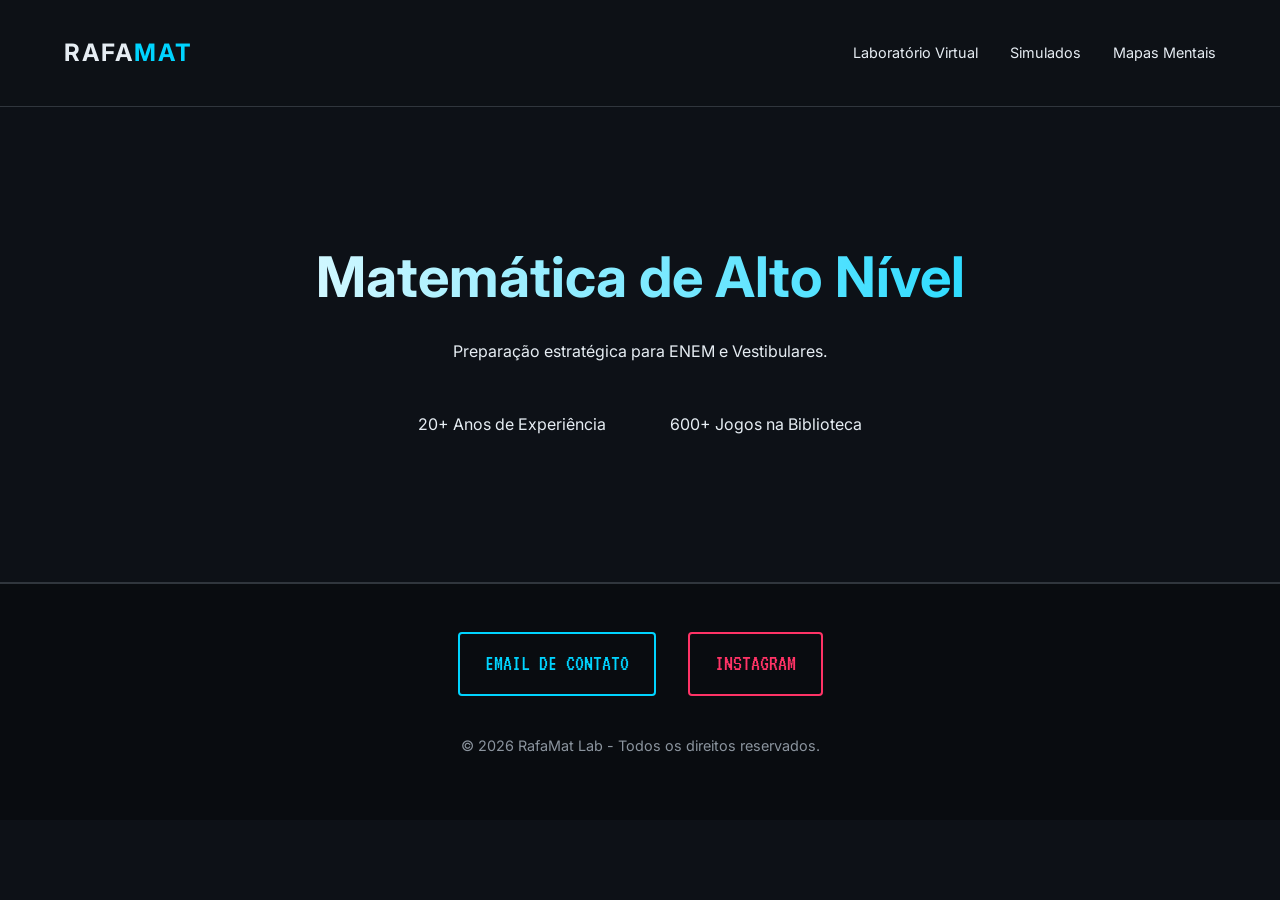
<file: index.html>
<!DOCTYPE html>
<html lang="pt-br">
<head>
<script async src="https://www.googletagmanager.com/gtag/js?id=G-4L0XG1G4GK"></script>
<script>
  window.dataLayer = window.dataLayer || [];
  function gtag(){dataLayer.push(arguments);}
  gtag('js', new Date());

  gtag('config', 'G-4L0XG1G4GK');
</script>

    <meta charset="UTF-8">
    <meta name="viewport" content="width=device-width, initial-scale=1.0">
    <title>Professor RafaMat | Matemática & Vestibulares</title>
    <link rel="stylesheet" href="style.css">
    <link href="https://fonts.googleapis.com/css2?family=Inter:wght@400;700&family=VT323&display=swap" rel="stylesheet">
    <style>
        /* Estilos para os novos botões de contato no rodapé */
        footer {
            margin-top: 4rem;
            padding: 3rem 5%;
            border-top: 2px solid #30363d;
            background: rgba(0, 0, 0, 0.3);
            display: flex;
            flex-direction: column;
            align-items: center;
            gap: 1.5rem;
        }

        .social-links {
            display: flex;
            gap: 2rem;
            flex-wrap: wrap;
            justify-content: center;
        }

        .btn-contato {
            font-family: 'VT323', monospace;
            text-decoration: none;
            padding: 12px 25px;
            font-size: 1.4rem;
            border: 2px solid;
            border-radius: 4px;
            transition: 0.3s;
            text-transform: uppercase;
        }

        .btn-email {
            color: var(--accent-color);
            border-color: var(--accent-color);
        }

        .btn-email:hover {
            background: var(--accent-color);
            color: #000;
            box-shadow: 0 0 15px rgba(0, 255, 204, 0.4);
        }

        .btn-insta {
            color: #ff3366; /* Tom para combinar com o estilo 'danger' do site */
            border-color: #ff3366;
        }

        .btn-insta:hover {
            background: #ff3366;
            color: #fff;
            box-shadow: 0 0 15px rgba(255, 51, 102, 0.4);
        }

        .footer-text {
            color: #8b949e;
            font-size: 0.9rem;
            font-family: 'Inter', sans-serif;
        }
    </style>
</head>
<body>

    <header>
        <nav>
            <div class="logo">RAFA<span>MAT</span></div>
            <ul>
                <li><a href="laboratorio.html">Laboratório Virtual</a></li>
                <li><a href="fase_em_construcao.png">Simulados</a></li>
                <li><a href="fase_em_construcao.png">Mapas Mentais</a></li>
            </ul>
        </nav>
    </header>

    <main>
        <section class="hero">
            <h1>Matemática de Alto Nível</h1>
            <p>Preparação estratégica para ENEM e Vestibulares.</p>
            <div class="stats">
                <div class="stat-item">
                    <span class="number">20+</span>
                    <span class="label">Anos de Experiência</span>
                </div>
                <div class="stat-item">
                    <span class="number">600+</span>
                    <span class="label">Jogos na Biblioteca</span>
                </div>
            </div>
        </section>
    </main>

    <footer>
        <div class="social-links">
            <a href="mailto:resolviseusproblemas@gmail.com" class="btn-contato btn-email">
                Email de Contato
            </a>
            <a href="https://www.instagram.com/prof.rafamat/" target="_blank" class="btn-contato btn-insta">
                Instagram
            </a>
        </div>
        <p class="footer-text">© 2026 RafaMat Lab - Todos os direitos reservados.</p>
    </footer>

</body>
</html>
</file>
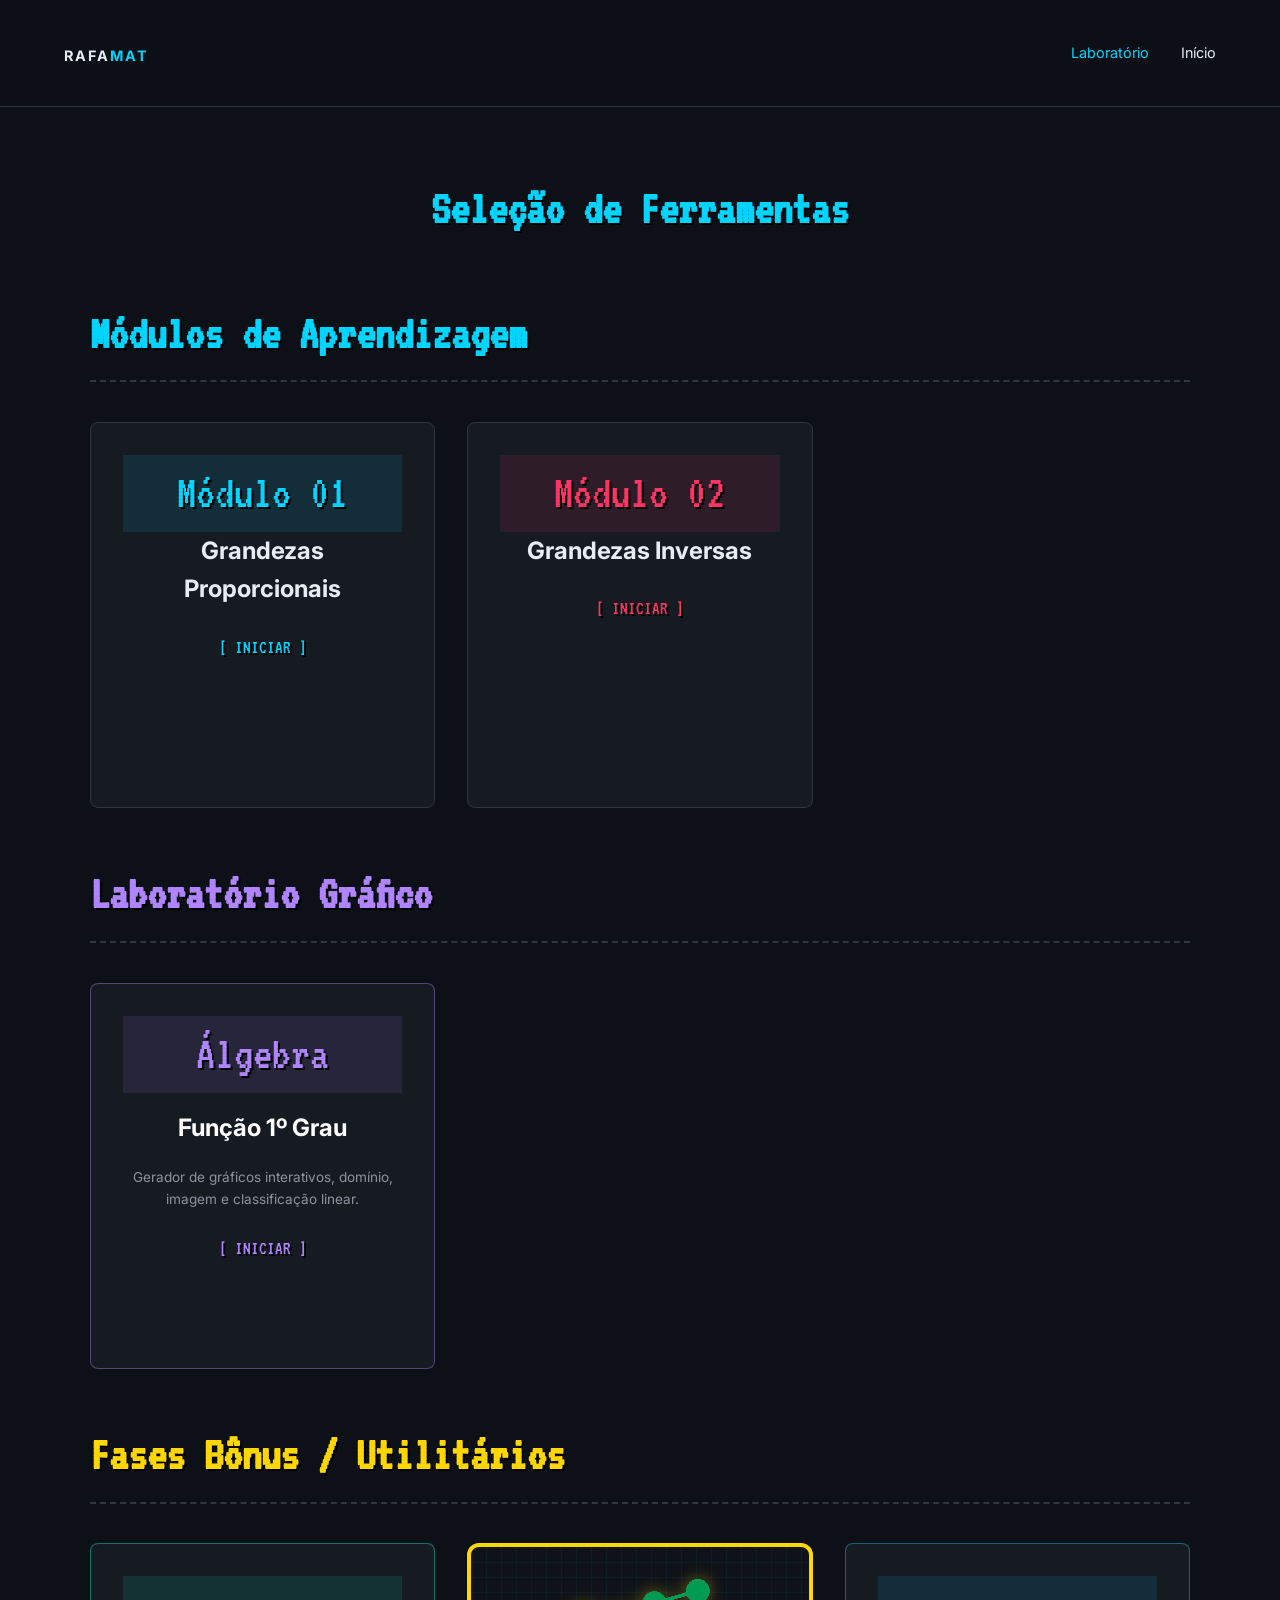
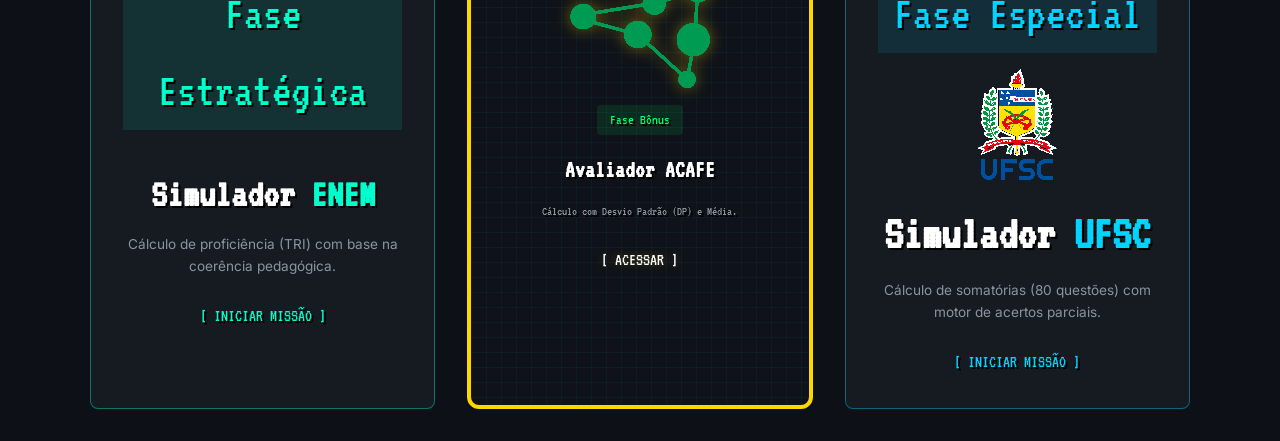
<file: laboratorio.html>
<!DOCTYPE html>
<html lang="pt-br">
<head>
<script async src="https://www.googletagmanager.com/gtag/js?id=G-4L0XG1G4GK"></script>
<script>
  window.dataLayer = window.dataLayer || [];
  function gtag(){dataLayer.push(arguments);}
  gtag('js', new Date());

  gtag('config', 'G-4L0XG1G4GK');
</script>

    <meta charset="UTF-8">
    <meta name="viewport" content="width=device-width, initial-scale=1.0">
    <title>Laboratório Virtual | RafaMat</title>
    <link rel="stylesheet" href="style.css">
    <link href="https://fonts.googleapis.com/css2?family=Inter:wght@400;700&family=VT323&display=swap" rel="stylesheet">
    <style>
        .painel-fases {
            display: grid;
            /* A MÁGICA ESTÁ AQUI: auto-fill impede que o botão solitário estique */
            grid-template-columns: repeat(auto-fill, minmax(300px, 1fr)); 
            gap: 2rem;
            margin-top: 1.5rem;
        }

        .cartao-simulador {
            background: var(--card-bg); border: 1px solid #30363d; border-radius: 8px;
            padding: 2rem; text-align: center; transition: 0.3s; text-decoration: none;
            color: var(--text-main); display: block;
            position: relative; overflow: hidden;
            min-height: 320px; 
        }

        .cartao-simulador:hover {
            border-color: var(--accent-color); 
            box-shadow: 0 0 20px rgba(0, 212, 255, 0.2);
            transform: translateY(-5px);
        }

        .titulo-secao { border-bottom: 2px dashed #30363d; padding-bottom: 0.5rem; margin-top: 3rem; }

        /* --- ESTILOS ACAFE --- */
        
        .cartao-acafe-autentico {
            background: #0f1218; 
            border: 4px solid #ffd700; 
            border-radius: 12px;
        }

        .radar-grid {
            position: absolute; top: 0; left: 0; width: 100%; height: 100%;
            pointer-events: none;
            background-image: 
                linear-gradient(rgba(0, 212, 255, 0.05) 1px, transparent 1px),
                linear-gradient(90deg, rgba(0, 212, 255, 0.05) 1px, transparent 1px);
            background-size: 15px 15px; z-index: 1;
        }

        .pixel-logo-authentic {
            width: 140px; 
            height: auto;
            display: block; margin: 0 auto 1rem auto;
            image-rendering: pixelated; 
            filter: drop-shadow(0 0 8px rgba(255, 215, 0, 0.4));
            position: relative; z-index: 2;
        }

        .badge-bonus-green {
            background: rgba(0, 255, 102, 0.1); color: #00ff66;
            padding: 0.2rem 0.8rem; border-radius: 4px; font-size: 0.9rem;
            margin-bottom: 1rem; display: inline-block; position: relative; z-index: 2;
        }

        .title-white {
            color: #ffffff; margin: 0 0 0.5rem 0; font-size: 1.5rem; 
            position: relative; z-index: 2;
        }

        .description-grey {
            color: #8b949e; font-size: 0.8rem; margin-bottom: 1.5rem;
            position: relative; z-index: 2;
        }

        .action-text {
            color: #ffffff; font-size: 1.1rem; margin-top: 1rem;
            text-shadow: 0 0 10px rgba(255, 215, 0, 0.3);
            position: relative; z-index: 2;
        }
    </style>
</head>
<body>
    <header>
        <nav>
            <div class="logo"><a href="index.html" style="text-decoration:none; color:inherit;">RAFA<span>MAT</span></a></div>
            <ul>
                <li><a href="laboratorio.html" style="color: var(--accent-color);">Laboratório</a></li>
                <li><a href="index.html">Início</a></li>
            </ul>
        </nav>
    </header>

    <main style="max-width: 1100px; margin: 0 auto; padding: 2rem 5%;">
        <h1 class="pixel-font" style="text-align:center; font-size: 3rem; margin-bottom: 1rem;">Seleção de Ferramentas</h1>
        
        <h2 class="pixel-font titulo-secao" style="color: var(--accent-color);">Módulos de Aprendizagem</h2>
        <div class="painel-fases">
            <a href="simulador-01.html" class="cartao-simulador">
                <div class="pixel-font badge" style="color: #00d4ff; background: rgba(0, 212, 255, 0.1);">Módulo 01</div>
                <h2 style="margin-top: 0;">Grandezas Proporcionais</h2>
                <div class="pixel-font" style="color: #00d4ff; margin-top: 1.5rem; font-size: 1.2rem;">[ INICIAR ]</div>
            </a>
            <a href="simulador-02.html" class="cartao-simulador">
                <div class="pixel-font badge" style="color: #ff3366; background: rgba(255, 51, 102, 0.1);">Módulo 02</div>
                <h2 style="margin-top: 0;">Grandezas Inversas</h2>
                <div class="pixel-font" style="color: #ff3366; margin-top: 1.5rem; font-size: 1.2rem;">[ INICIAR ]</div>
            </a>
        </div>

        <h2 class="pixel-font titulo-secao" style="color: #b184ff;">Laboratório Gráfico</h2>
        <div class="painel-fases">
            <a href="simulador-funcao1.html" class="cartao-simulador" style="border-color: rgba(177, 132, 255, 0.4);">
                <div class="pixel-font badge" style="color: #b184ff; background: rgba(177, 132, 255, 0.1);">Álgebra</div>
                <h2 style="margin-top: 1rem; color: #fff;">Função 1º Grau</h2>
                <p style="color: #8b949e; font-size: 0.85rem; margin-top: 0.5rem;">Gerador de gráficos interativos, domínio, imagem e classificação linear.</p>
                <div class="pixel-font" style="color: #b184ff; margin-top: 1.5rem; font-size: 1.2rem;">[ INICIAR ]</div>
            </a>
        </div>

        <h2 class="pixel-font titulo-secao" style="color: #ffd700;">Fases Bônus / Utilitários</h2>
        <div class="painel-fases">
            
            <a href="simulador-enem.html" class="cartao-simulador" style="border-color: rgba(0, 255, 204, 0.4); text-align: center;">
                <div class="pixel-font badge" style="color: #00ffcc; background: rgba(0, 255, 204, 0.1);">Fase Estratégica</div>
                <h2 class="pixel-font" style="margin: 2rem 0 0 0; color: #fff; font-size: 2.5rem;">Simulador <span style="color: #00ffcc;">ENEM</span></h2>
                <p style="color: #8b949e; font-size: 0.85rem; margin-top: 0.5rem;">Cálculo de proficiência (TRI) com base na coerência pedagógica.</p>
                <div class="pixel-font" style="color: #00ffcc; margin-top: 1.5rem; font-size: 1.1rem;">[ INICIAR MISSÃO ]</div>
            </a>

            <a href="simulador-03.html" class="cartao-simulador cartao-acafe-autentico">
                <div class="radar-grid"></div>
                <img src="logo_acafe_16bit.png" alt="Logo ACAFE" class="pixel-logo-authentic">
                <div class="pixel-font badge-bonus-green">Fase Bônus</div>
                <h2 class="pixel-font title-white">Avaliador ACAFE</h2>
                <p class="pixel-font description-grey">Cálculo com Desvio Padrão (DP) e Média.</p>
                <div class="pixel-font action-text">[ ACESSAR ]</div>
            </a>
            
            <a href="simulador-ufsc.html" class="cartao-simulador" style="border-color: rgba(0, 212, 255, 0.4); text-align: center;">
                <div class="pixel-font badge" style="color: #00d4ff; background: rgba(0, 212, 255, 0.1);">Fase Especial</div>
                <img src="logo_ufsc_16bit.png" alt="UFSC" style="width: 80px; height: auto; margin: 1rem auto; display: block; image-rendering: pixelated;">
                <h2 class="pixel-font" style="margin: 0; color: #fff;">Simulador <span style="color: #00d4ff;">UFSC</span></h2>
                <p style="color: #8b949e; font-size: 0.85rem; margin-top: 0.5rem;">Cálculo de somatórias (80 questões) com motor de acertos parciais.</p>
                <div class="pixel-font" style="color: #00d4ff; margin-top: 1.5rem; font-size: 1.1rem;">[ INICIAR MISSÃO ]</div>
            </a>

        </div>
    </main>
</body>
</html>
</file>
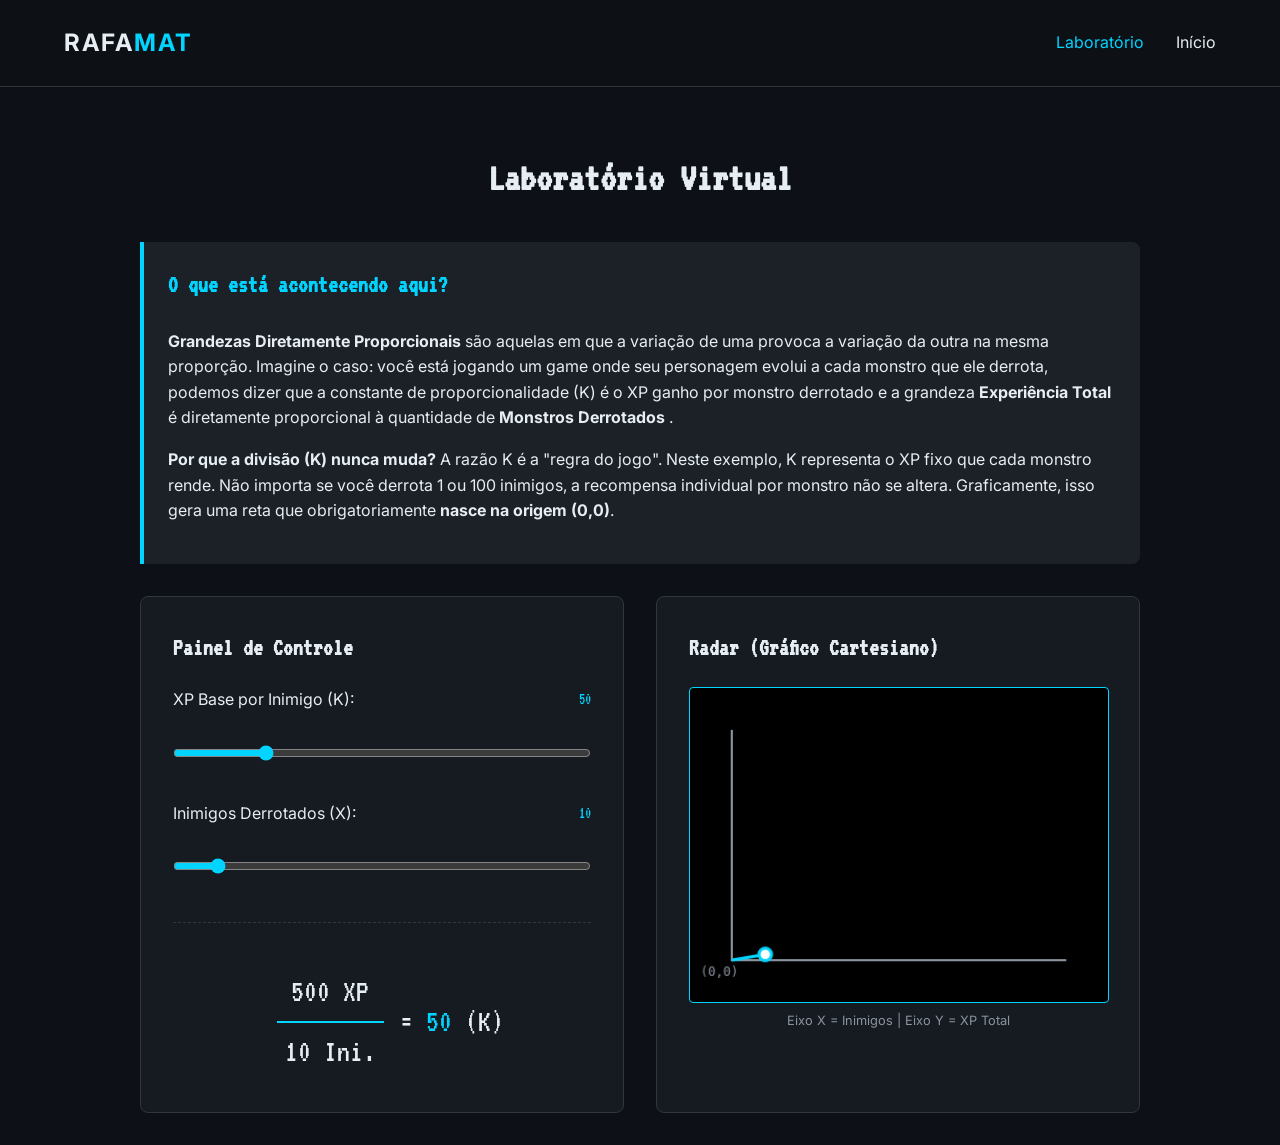
<file: simulador-01.html>
<!DOCTYPE html>
<html lang="pt-br">
<head>
<!-- Google tag (gtag.js) -->
<script async src="https://www.googletagmanager.com/gtag/js?id=G-4L0XG1G4GK"></script>
<script>
  window.dataLayer = window.dataLayer || [];
  function gtag(){dataLayer.push(arguments);}
  gtag('js', new Date());

  gtag('config', 'G-4L0XG1G4GK');
</script>

    <meta charset="UTF-8">
    <meta name="viewport" content="width=device-width, initial-scale=1.0">
    <title>Laboratório Virtual | RafaMat</title>
    <link href="https://fonts.googleapis.com/css2?family=Inter:wght@400;700&family=VT323&display=swap" rel="stylesheet">
    <style>
        /* Variáveis Visuais */
        :root {
            --bg-color: #0d1117;
            --accent-color: #00d4ff;
            --text-main: #e6edf3;
            --text-secondary: #8b949e;
            --card-bg: #161b22;
        }

        body {
            background-color: var(--bg-color);
            color: var(--text-main);
            font-family: 'Inter', sans-serif;
            margin: 0;
            line-height: 1.6;
        }

        .pixel-font { font-family: 'VT323', monospace; }

        /* Navegação */
        header { padding: 1.5rem 5%; background: rgba(13, 17, 23, 0.95); border-bottom: 1px solid #30363d; }
        nav { display: flex; justify-content: space-between; align-items: center; }
        .logo { font-weight: bold; font-size: 1.5rem; letter-spacing: 2px; }
        .logo span { color: var(--accent-color); }
        nav ul { list-style: none; display: flex; gap: 2rem; padding: 0; margin: 0; }
        nav a { color: var(--text-main); text-decoration: none; transition: 0.3s; }
        nav a:hover { color: var(--accent-color); }

        /* Estrutura Principal */
        .container { max-width: 1000px; margin: 0 auto; padding: 2rem; }
        
        /* Caixa de Teoria */
        .teoria-box {
            background: #1c2128;
            border-left: 4px solid var(--accent-color);
            padding: 1.5rem;
            margin-bottom: 2rem;
            border-radius: 0 8px 8px 0;
        }
        .teoria-box h3 { margin-top: 0; color: var(--accent-color); }

        /* Grid do Simulador (Lado a lado em telas grandes) */
        .painel-interativo {
            display: grid;
            grid-template-columns: 1fr 1fr;
            gap: 2rem;
        }

        @media (max-width: 768px) {
            .painel-interativo { grid-template-columns: 1fr; }
        }

        .simulador-box, .grafico-box {
            background: var(--card-bg);
            padding: 2rem;
            border-radius: 8px;
            border: 1px solid #30363d;
        }

        input[type=range] { width: 100%; margin: 1rem 0; cursor: pointer; accent-color: var(--accent-color); }
        
        /* Fração */
        .math-fraction { display: inline-block; text-align: center; vertical-align: middle; margin: 0 1rem; }
        .math-fraction .numerator { border-bottom: 2px solid var(--accent-color); display: block; padding: 0.2rem 0.5rem; }
        .math-fraction .denominator { display: block; padding: 0.2rem 0.5rem; }
        .math-display { display: flex; align-items: center; justify-content: center; font-size: 2rem; margin-top: 1rem; }

        /* Gráfico Canvas */
        canvas {
            background: #000;
            border: 1px solid var(--accent-color);
            border-radius: 4px;
            width: 100%;
            height: auto;
            display: block;
            margin-top: 1rem;
        }
    </style>
</head>
<body>
    <header>
        <nav>
            <div class="logo"><a href="index.html" style="text-decoration:none; color:inherit;">RAFA<span>MAT</span></a></div>
            <ul>
                <li><a href="laboratorio.html" style="color: var(--accent-color);">Laboratório</a></li>
                <li><a href="index.html">Início</a></li>
            </ul>
        </nav>
    </header>

    <main class="container">
        <h1 class="pixel-font" style="text-align:center; font-size: 2.5rem; margin-bottom: 2rem;">Laboratório Virtual</h1>
        
        <div class="teoria-box">
            <h3 class="pixel-font" style="font-size: 1.5rem;">O que está acontecendo aqui?</h3>
            <p><strong>Grandezas Diretamente Proporcionais</strong> são aquelas em que a variação de uma provoca a variação da outra na mesma proporção. Imagine o caso: você está jogando um game onde seu personagem evolui a cada monstro que ele derrota, podemos dizer que a constante de proporcionalidade (K) é o XP ganho por monstro derrotado e a grandeza <strong>Experiência Total</strong> é diretamente proporcional à quantidade de <strong> Monstros Derrotados </strong>.</p>
            <p><strong>Por que a divisão (K) nunca muda?</strong> A razão K é a "regra do jogo". Neste exemplo, K representa o XP fixo que cada monstro rende. Não importa se você derrota 1 ou 100 inimigos, a recompensa individual por monstro não se altera. Graficamente, isso gera uma reta que obrigatoriamente <strong>nasce na origem (0,0)</strong>.</p>
        </div>

        <div class="painel-interativo">
            <div class="simulador-box">
                <h2 class="pixel-font" style="font-size: 1.5rem; color: #e6edf3; margin-top: 0;">Painel de Controle</h2>
                
                <p>XP Base por Inimigo (K): <span id="labelK" class="pixel-font" style="color: var(--accent-color); float: right;">50</span></p>
                <input type="range" id="constante" min="10" max="200" step="10" value="50">
                
                <p style="margin-top: 1.5rem;">Inimigos Derrotados (X): <span id="labelX" class="pixel-font" style="color: var(--accent-color); float: right;">10</span></p>
                <input type="range" id="valorX" min="1" max="100" value="10">
                
                <div style="margin-top: 2rem; border-top: 1px dashed #30363d; padding-top: 1.5rem;">
                    <div class="math-display pixel-font">
                        <div class="math-fraction">
                            <span class="numerator" id="numY">500 XP</span>
                            <span class="denominator" id="numX">10 Ini.</span>
                        </div>
                        <span> = <span id="resultadoK" style="color: var(--accent-color);">50</span> (K)</span>
                    </div>
                </div>
            </div>

            <div class="grafico-box">
                <h2 class="pixel-font" style="font-size: 1.5rem; color: #e6edf3; margin-top: 0;">Radar (Gráfico Cartesiano)</h2>
                <canvas id="graficoCanvas" width="400" height="300"></canvas>
                <p style="text-align: center; font-size: 0.8rem; color: var(--text-secondary); margin-top: 0.5rem;">Eixo X = Inimigos | Eixo Y = XP Total</p>
            </div>
        </div>
    </main>

    <script>
        const inputK = document.getElementById('constante');
        const inputX = document.getElementById('valorX');
        const labelK = document.getElementById('labelK');
        const labelX = document.getElementById('labelX');
        const displayY = document.getElementById('numY');
        const displayX = document.getElementById('numX');
        const displayK = document.getElementById('resultadoK');
        
        // Configuração do Gráfico
        const canvas = document.getElementById('graficoCanvas');
        const ctx = canvas.getContext('2d');

        function desenharGrafico(k, x, y) {
            // Limpa o canvas
            ctx.clearRect(0, 0, canvas.width, canvas.height);
            
            // Margens para os eixos
            const margem = 40;
            const larguraUtil = canvas.width - margem * 2;
            const alturaUtil = canvas.height - margem * 2;
            const origemX = margem;
            const origemY = canvas.height - margem;

            // Escalas (Valores máximos possíveis: X=100, Y=200*100=20000)
            const maxX = 100;
            const maxY = 20000;
            
            // Desenha os eixos cartesianos
            ctx.beginPath();
            ctx.moveTo(origemX, margem);
            ctx.lineTo(origemX, origemY); // Eixo Y
            ctx.lineTo(canvas.width - margem, origemY); // Eixo X
            ctx.strokeStyle = "#8b949e";
            ctx.lineWidth = 2;
            ctx.stroke();

            // Ponto atual no gráfico
            const posX = origemX + (x / maxX) * larguraUtil;
            const posY = origemY - (y / maxY) * alturaUtil;

            // Desenha a reta da Origem até o ponto atual
            ctx.beginPath();
            ctx.moveTo(origemX, origemY); // Nasce no 0,0
            ctx.lineTo(posX, posY);
            ctx.strokeStyle = "#00d4ff"; // Cor neon
            ctx.lineWidth = 3;
            ctx.stroke();

            // Desenha o Ponto (Bolinha)
            ctx.beginPath();
            ctx.arc(posX, posY, 6, 0, Math.PI * 2);
            ctx.fillStyle = "#fff";
            ctx.fill();
            ctx.strokeStyle = "#00d4ff";
            ctx.stroke();

            // Texto (0,0) na origem
            ctx.fillStyle = "#8b949e";
            ctx.font = "12px monospace";
            ctx.fillText("(0,0)", origemX - 30, origemY + 15);
        }

        function calcular() {
            const k = parseInt(inputK.value);
            const x = parseInt(inputX.value);
            const y = k * x; 
            
            labelK.innerText = k;
            labelX.innerText = x;
            
            displayY.innerText = y + " XP";
            displayX.innerText = x + " Ini.";
            displayK.innerText = k;

            // Atualiza o desenho em tempo real
            desenharGrafico(k, x, y);
        }

        inputK.oninput = calcular;
        inputX.oninput = calcular;
        
        calcular(); // Inicia com o gráfico já desenhado
    </script>
</body>
</html>
</file>
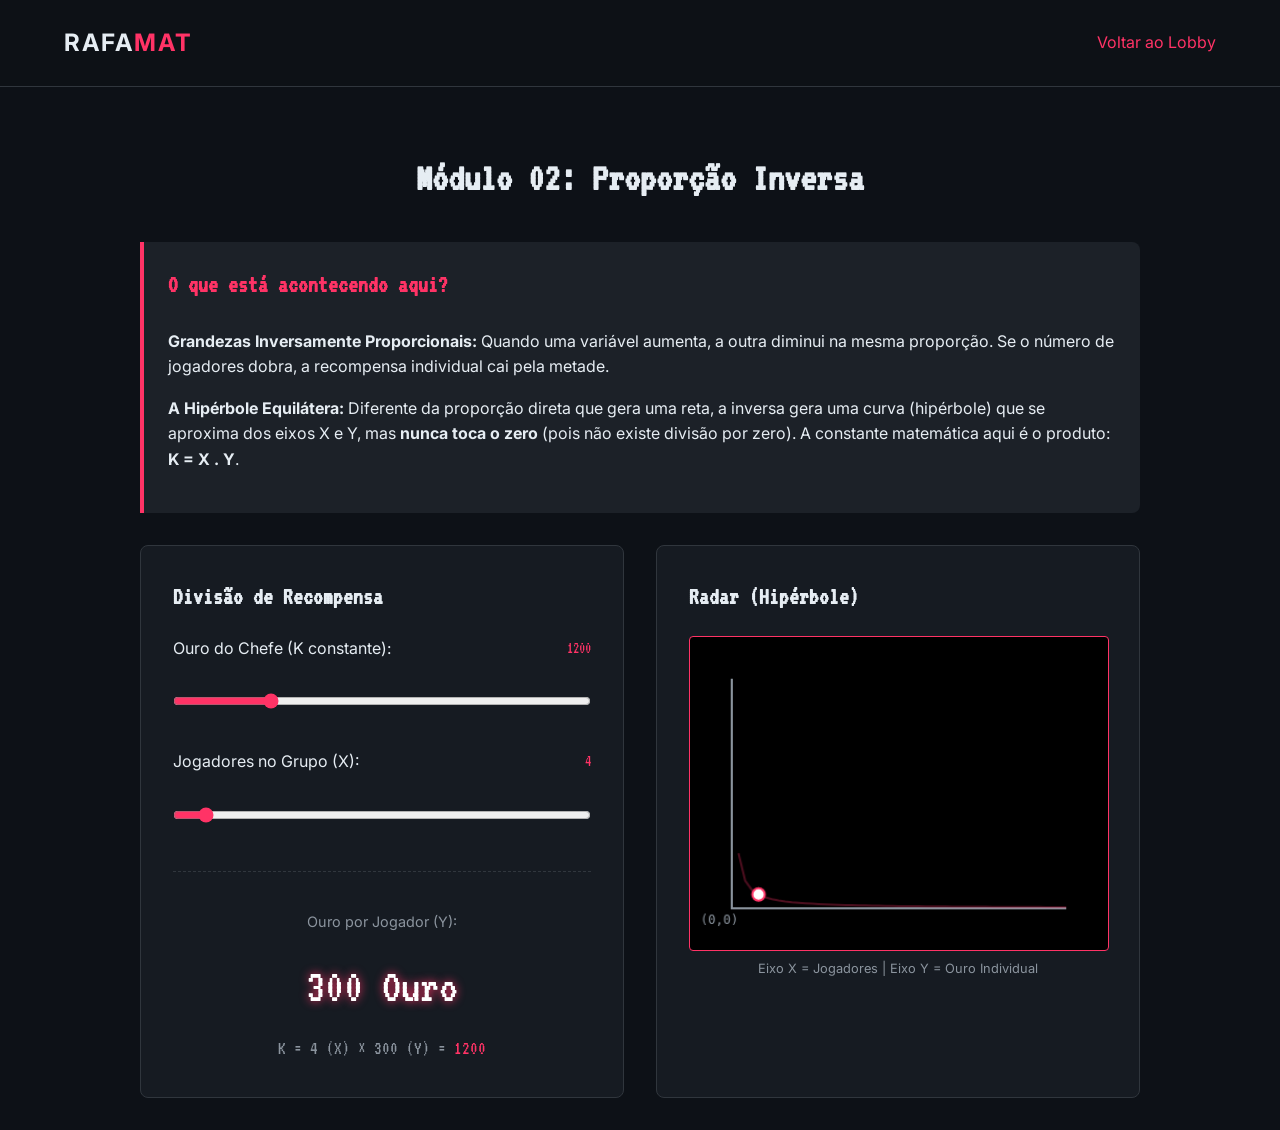
<file: simulador-02.html>
<!DOCTYPE html>
<html lang="pt-br">
<head>
<!-- Google tag (gtag.js) -->
<script async src="https://www.googletagmanager.com/gtag/js?id=G-4L0XG1G4GK"></script>
<script>
  window.dataLayer = window.dataLayer || [];
  function gtag(){dataLayer.push(arguments);}
  gtag('js', new Date());

  gtag('config', 'G-4L0XG1G4GK');
</script>
    <meta charset="UTF-8">
    <meta name="viewport" content="width=device-width, initial-scale=1.0">
    <title>Laboratório Virtual | Proporção Inversa</title>
    <link href="https://fonts.googleapis.com/css2?family=Inter:wght@400;700&family=VT323&display=swap" rel="stylesheet">
    <style>
        :root {
            --bg-color: #0d1117;
            --accent-color: #ff3366;
            --text-main: #e6edf3;
            --text-secondary: #8b949e;
            --card-bg: #161b22;
        }

        body { background-color: var(--bg-color); color: var(--text-main); font-family: 'Inter', sans-serif; margin: 0; line-height: 1.6; }
        .pixel-font { font-family: 'VT323', monospace; }

        header { padding: 1.5rem 5%; background: rgba(13, 17, 23, 0.95); border-bottom: 1px solid #30363d; }
        nav { display: flex; justify-content: space-between; align-items: center; }
        .logo { font-weight: bold; font-size: 1.5rem; letter-spacing: 2px; }
        .logo span { color: var(--accent-color); }
        nav ul { list-style: none; display: flex; gap: 2rem; padding: 0; margin: 0; }
        nav a { color: var(--text-main); text-decoration: none; transition: 0.3s; }
        nav a:hover { color: var(--accent-color); }

        .container { max-width: 1000px; margin: 0 auto; padding: 2rem; }
        
        .teoria-box {
            background: #1c2128;
            border-left: 4px solid var(--accent-color);
            padding: 1.5rem;
            margin-bottom: 2rem;
            border-radius: 0 8px 8px 0;
        }
        .teoria-box h3 { margin-top: 0; color: var(--accent-color); }

        .painel-interativo { display: grid; grid-template-columns: 1fr 1fr; gap: 2rem; }
        @media (max-width: 768px) { .painel-interativo { grid-template-columns: 1fr; } }

        .simulador-box, .grafico-box { background: var(--card-bg); padding: 2rem; border-radius: 8px; border: 1px solid #30363d; }
        input[type=range] { width: 100%; margin: 1rem 0; cursor: pointer; accent-color: var(--accent-color); }
        
        .math-display { display: flex; align-items: center; justify-content: center; font-size: 2rem; margin-top: 1rem; flex-wrap: wrap; text-align: center;}
        
        canvas {
            background: #000;
            border: 1px solid var(--accent-color);
            border-radius: 4px;
            width: 100%;
            height: auto;
            display: block;
            margin-top: 1rem;
        }
    </style>
</head>

<body>
    <header>
        <nav>
            <div class="logo"><a href="index.html" style="text-decoration:none; color:inherit;">RAFA<span>MAT</span></a></div>
            <ul>
                <li><a href="laboratorio.html" style="color: var(--accent-color);">Voltar ao Lobby</a></li>
            </ul>
        </nav>
    </header>

    <main class="container">
        <h1 class="pixel-font" style="text-align:center; font-size: 2.5rem; margin-bottom: 2rem;">Módulo 02: Proporção Inversa</h1>
        
        <div class="teoria-box">
            <h3 class="pixel-font" style="font-size: 1.5rem;">O que está acontecendo aqui?</h3>
            <p><strong>Grandezas Inversamente Proporcionais:</strong> Quando uma variável aumenta, a outra diminui na mesma proporção. Se o número de jogadores dobra, a recompensa individual cai pela metade.</p>
            <p><strong>A Hipérbole Equilátera:</strong> Diferente da proporção direta que gera uma reta, a inversa gera uma curva (hipérbole) que se aproxima dos eixos X e Y, mas <strong>nunca toca o zero</strong> (pois não existe divisão por zero). A constante matemática aqui é o produto: <strong>K = X . Y</strong>.</p>
        </div>

        <div class="painel-interativo">
            <div class="simulador-box">
                <h2 class="pixel-font" style="font-size: 1.5rem; color: #e6edf3; margin-top: 0;">Divisão de Recompensa</h2>
                
                <p>Ouro do Chefe (K constante): <span id="labelK" class="pixel-font" style="color: var(--accent-color); float: right;">1200</span></p>
                <input type="range" id="constante" min="100" max="5000" step="100" value="1200">
                
                <p style="margin-top: 1.5rem;">Jogadores no Grupo (X): <span id="labelX" class="pixel-font" style="color: var(--accent-color); float: right;">4</span></p>
                <input type="range" id="valorX" min="1" max="50" value="4">
                
                <div style="margin-top: 2rem; border-top: 1px dashed #30363d; padding-top: 1.5rem;">
                    <p style="text-align: center; color: var(--text-secondary); font-size: 0.9rem; margin-bottom: 0;">Ouro por Jogador (Y):</p>
                    <div class="math-display pixel-font">
                        <span id="numY" style="font-size: 3rem; color: #fff; text-shadow: 0 0 10px var(--accent-color);">300 Ouro</span>
                    </div>
                    <div class="math-display pixel-font" style="font-size: 1.2rem; color: #8b949e; margin-top: 0.5rem;">
                        <span>K = <span id="displayX">4</span> (X) &times; <span id="displayY">300</span> (Y) = <span id="resultadoK" style="color: var(--accent-color);">1200</span></span>
                    </div>
                </div>
            </div>

            <div class="grafico-box">
                <h2 class="pixel-font" style="font-size: 1.5rem; color: #e6edf3; margin-top: 0;">Radar (Hipérbole)</h2>
                <canvas id="graficoCanvas" width="400" height="300"></canvas>
                <p style="text-align: center; font-size: 0.8rem; color: var(--text-secondary); margin-top: 0.5rem;">Eixo X = Jogadores | Eixo Y = Ouro Individual</p>
            </div>
        </div>
    </main>

    <script>
        const inputK = document.getElementById('constante');
        const inputX = document.getElementById('valorX');
        const labelK = document.getElementById('labelK');
        const labelX = document.getElementById('labelX');
        const displayY = document.getElementById('numY');
        const spanX = document.getElementById('displayX');
        const spanY = document.getElementById('displayY');
        const displayK = document.getElementById('resultadoK');
        
        const canvas = document.getElementById('graficoCanvas');
        const ctx = canvas.getContext('2d');

        function desenharGrafico(k, xReal, yReal) {
            ctx.clearRect(0, 0, canvas.width, canvas.height);
            
            const margem = 40;
            const larguraUtil = canvas.width - margem * 2;
            const alturaUtil = canvas.height - margem * 2;
            const origemX = margem;
            const origemY = canvas.height - margem;

            const maxX = 50; 
            const maxY = 5000;
            
            ctx.beginPath();
            ctx.moveTo(origemX, margem);
            ctx.lineTo(origemX, origemY);
            ctx.lineTo(canvas.width - margem, origemY);
            ctx.strokeStyle = "#8b949e";
            ctx.lineWidth = 2;
            ctx.stroke();

            ctx.beginPath();
            let moveu = false;
            for (let i = 1; i <= maxX; i++) {
                let currentY = k / i;
                let posX = origemX + (i / maxX) * larguraUtil;
                let posY = origemY - (currentY / maxY) * alturaUtil;
                
                if(posY < margem) posY = margem; 

                if (!moveu) {
                    ctx.moveTo(posX, posY);
                    moveu = true;
                } else {
                    ctx.lineTo(posX, posY);
                }
            }
            ctx.strokeStyle = "rgba(255, 51, 102, 0.3)";
            ctx.lineWidth = 2;
            ctx.stroke();

            const posXAtual = origemX + (xReal / maxX) * larguraUtil;
            let posYAtual = origemY - (yReal / maxY) * alturaUtil;
            if(posYAtual < margem) posYAtual = margem;

            ctx.beginPath();
            ctx.arc(posXAtual, posYAtual, 6, 0, Math.PI * 2);
            ctx.fillStyle = "#fff";
            ctx.fill();
            ctx.strokeStyle = "#ff3366";
            ctx.lineWidth = 2;
            ctx.stroke();

            ctx.fillStyle = "#8b949e";
            ctx.font = "12px monospace";
            ctx.fillText("(0,0)", origemX - 30, origemY + 15);
        }

        function calcular() {
            const k = parseInt(inputK.value);
            const x = parseInt(inputX.value);
            const y = (k / x).toFixed(0); 
            
            labelK.innerText = k;
            labelX.innerText = x;
            
            displayY.innerText = y + " Ouro";
            spanX.innerText = x;
            spanY.innerText = y;
            displayK.innerText = k;

            desenharGrafico(k, x, y);
        }

        inputK.oninput = calcular;
        inputX.oninput = calcular;
        calcular(); 
    </script>
</body>
</html>
</file>
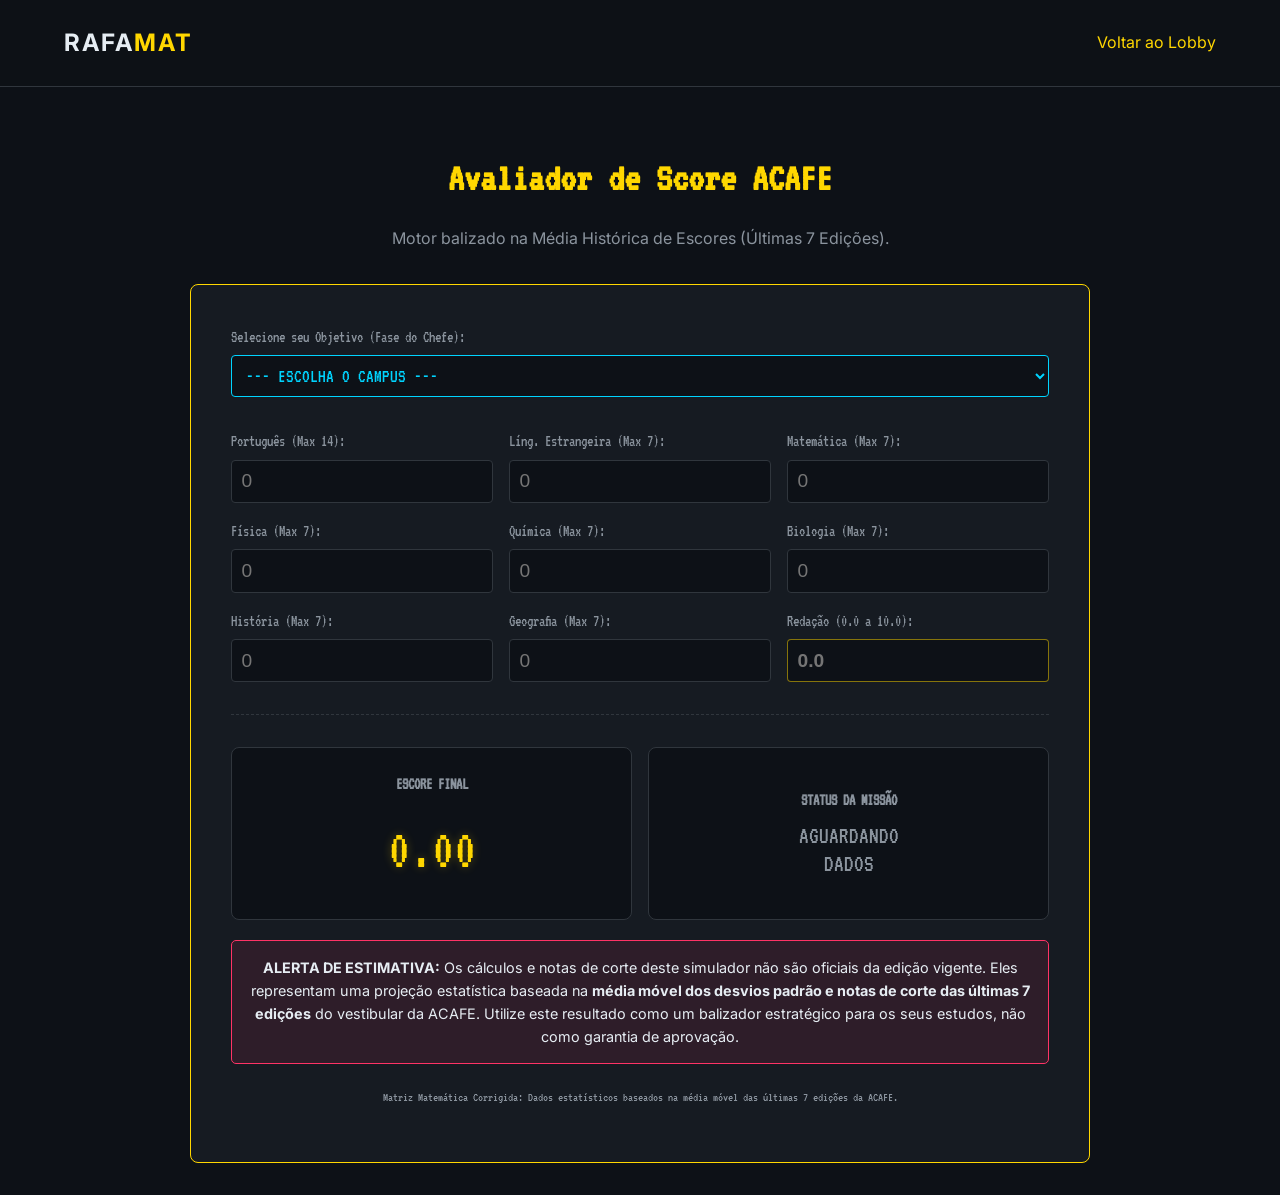
<file: simulador-03.html>
<!DOCTYPE html>
<html lang="pt-br">
<head>
<script async src="https://www.googletagmanager.com/gtag/js?id=G-4L0XG1G4GK"></script>
<script>
  window.dataLayer = window.dataLayer || [];
  function gtag(){dataLayer.push(arguments);}
  gtag('js', new Date());

  gtag('config', 'G-4L0XG1G4GK');
</script>

    <meta charset="UTF-8">
    <meta name="viewport" content="width=device-width, initial-scale=1.0">
    <title>Calculadora ACAFE | RafaMat</title>
    <link href="https://fonts.googleapis.com/css2?family=Inter:wght@400;700&family=VT323&display=swap" rel="stylesheet">
    <style>
        :root {
            --bg-color: #0d1117; --accent-color: #ffd700; 
            --text-main: #e6edf3; --text-secondary: #8b949e; --card-bg: #161b22;
        }
        body { background-color: var(--bg-color); color: var(--text-main); font-family: 'Inter', sans-serif; margin: 0; line-height: 1.6; }
        .pixel-font { font-family: 'VT323', monospace; }
        header { padding: 1.5rem 5%; background: rgba(13, 17, 23, 0.95); border-bottom: 1px solid #30363d; }
        nav { display: flex; justify-content: space-between; align-items: center; }
        .logo { font-weight: bold; font-size: 1.5rem; letter-spacing: 2px; }
        .logo span { color: var(--accent-color); }
        nav ul { list-style: none; display: flex; gap: 2rem; padding: 0; margin: 0; }
        nav a { color: var(--text-main); text-decoration: none; transition: 0.3s; }
        nav a:hover { color: var(--accent-color); }
        .container { max-width: 900px; margin: 0 auto; padding: 2rem; }
        
        .simulador-box { background: var(--card-bg); padding: 2.5rem; border-radius: 8px; border: 1px solid var(--accent-color); }
        
        .grid-inputs { display: grid; grid-template-columns: repeat(auto-fit, minmax(200px, 1fr)); gap: 1rem; margin-bottom: 1.5rem; }
        
        .input-group label { display: block; margin-bottom: 0.3rem; color: var(--text-secondary); font-size: 1rem;}
        .input-group input, .input-group select { 
            width: 100%; padding: 0.6rem; background: #0d1117; border: 1px solid #30363d; 
            color: var(--text-main); border-radius: 4px; font-size: 1.2rem; box-sizing: border-box;
        }
        .input-group input:focus, .input-group select:focus { border-color: var(--accent-color); outline: none; }
        
        .input-destaque input { color: var(--accent-color); font-weight: bold; border-color: rgba(255, 215, 0, 0.5); }
        .input-campus select { color: #00d4ff; border-color: #00d4ff; cursor: pointer; }

        .painel-resultado { 
            margin-top: 2rem; padding-top: 2rem; border-top: 1px dashed #30363d; 
            display: grid; grid-template-columns: 1fr 1fr; gap: 1rem; text-align: center;
        }
        .score-box { background: #0d1117; padding: 1.5rem; border-radius: 8px; border: 1px solid #30363d; display: flex; flex-direction: column; justify-content: center; align-items: center;}
        .score-box h3 { margin: 0 0 0.5rem 0; font-size: 1rem; color: var(--text-secondary); text-transform: uppercase; }
        .score-value { font-size: 3.5rem; margin: 0; text-shadow: 0 0 10px rgba(255, 215, 0, 0.3); }

        .rank-a { color: #00ff66; text-shadow: 0 0 15px rgba(0, 255, 102, 0.5); } 
        .rank-c { color: #ff3366; text-shadow: 0 0 15px rgba(255, 51, 102, 0.5); } 

        input[type=number]::-webkit-inner-spin-button, input[type=number]::-webkit-outer-spin-button { -webkit-appearance: none; margin: 0; }
        
        .nota-rodape { font-size: 0.8rem; color: #8b949e; text-align: center; margin-top: 1.5rem; }
    </style>
</head>
<body>
    <header>
        <nav>
            <div class="logo"><a href="index.html" style="text-decoration:none; color:inherit;">RAFA<span>MAT</span></a></div>
            <ul>
                <li><a href="laboratorio.html" style="color: var(--accent-color);">Voltar ao Lobby</a></li>
            </ul>
        </nav>
    </header>

    <main class="container">
        <h1 class="pixel-font" style="text-align:center; font-size: 2.5rem; margin-bottom: 0.5rem; color: var(--accent-color);">Avaliador de Score ACAFE</h1>
        <p style="text-align:center; color: var(--text-secondary); margin-bottom: 2rem;">Motor balizado na Média Histórica de Escores (Últimas 7 Edições).</p>
        
        <div class="simulador-box">
            
            <div class="grid-inputs">
                <div class="input-group input-campus" style="grid-column: 1 / -1; margin-bottom: 1rem;">
                    <label class="pixel-font">Selecione seu Objetivo (Fase do Chefe):</label>
                    <select id="campusSelect" class="pixel-font">
                        <option value="0">--- ESCOLHA O CAMPUS ---</option>
                        <option value="4607.90">UNIVALI - Itajaí (Corte: 4607.90)</option>
                        <option value="4593.40">FURB - Blumenau (Corte: 4593.40)</option>
                        <option value="4586.30">UNIVILLE - Joinville (Corte: 4586.30)</option>
                        <option value="4583.50">UNESC - Criciúma (Corte: 4583.50)</option>
                        <option value="4558.00">UNOCHAPECÓ - Chapecó (Corte: 4558.00)</option>
                        <option value="4557.00">UNOESC - Joaçaba (Corte: 4557.00)</option>
                        <option value="4551.40">UNIPLAC - Lages (Corte: 4551.40)</option>
                        <option value="4551.30">UNIFEBE - Brusque (Corte: 4551.30)</option>
                        <option value="4543.60">UNIDAVI - Rio do Sul (Corte: 4543.60)</option>
                        <option value="4507.50">UnC - Mafra (Corte: 4507.50)</option>
                        <option value="4504.60">UnC - Concórdia (Corte: 4504.60)</option>
                        <option value="4471.10">UnC - Porto União (Corte: 4471.10)</option>
                    </select>
                </div>

                <div class="input-group">
                    <label class="pixel-font">Português (Max 14):</label>
                    <input type="number" id="port" min="0" max="14" placeholder="0">
                </div>
                <div class="input-group">
                    <label class="pixel-font">Líng. Estrangeira (Max 7):</label>
                    <input type="number" id="estr" min="0" max="7" placeholder="0">
                </div>
                <div class="input-group">
                    <label class="pixel-font">Matemática (Max 7):</label>
                    <input type="number" id="mat" min="0" max="7" placeholder="0">
                </div>
                <div class="input-group">
                    <label class="pixel-font">Física (Max 7):</label>
                    <input type="number" id="fis" min="0" max="7" placeholder="0">
                </div>
                <div class="input-group">
                    <label class="pixel-font">Química (Max 7):</label>
                    <input type="number" id="qui" min="0" max="7" placeholder="0">
                </div>
                <div class="input-group">
                    <label class="pixel-font">Biologia (Max 7):</label>
                    <input type="number" id="bio" min="0" max="7" placeholder="0">
                </div>
                <div class="input-group">
                    <label class="pixel-font">História (Max 7):</label>
                    <input type="number" id="hist" min="0" max="7" placeholder="0">
                </div>
                <div class="input-group">
                    <label class="pixel-font">Geografia (Max 7):</label>
                    <input type="number" id="geo" min="0" max="7" placeholder="0">
                </div>
                <div class="input-group input-destaque">
                    <label class="pixel-font">Redação (0.0 a 10.0):</label>
                    <input type="number" id="red" min="0" max="10" step="0.1" placeholder="0.0">
                </div>
            </div>

            <div class="painel-resultado">
                <div class="score-box">
                    <h3 class="pixel-font">Escore Final</h3>
                    <p id="displayNota" class="pixel-font score-value" style="color: var(--accent-color);">0.00</p>
                </div>
                <div class="score-box" style="padding: 1rem;">
                    <h3 class="pixel-font">Status da Missão</h3>
                    <p id="displayRank" class="pixel-font" style="color: var(--text-secondary); font-size: 1.5rem; margin: 0; line-height: 1.2;">AGUARDANDO<br>DADOS</p>
                </div>
            </div>
            
            <div style="margin-top: 20px; padding: 15px; border: 1px solid #ff3366; background-color: rgba(255, 51, 102, 0.1); border-radius: 5px; text-align: center;">
                <p style="color: #e6edf3; font-size: 0.9rem; margin: 0; font-family: 'Inter', sans-serif;">
                    <strong>ALERTA DE ESTIMATIVA:</strong> Os cálculos e notas de corte deste simulador não são oficiais da edição vigente. Eles representam uma projeção estatística baseada na <strong>média móvel dos desvios padrão e notas de corte das últimas 7 edições</strong> do vestibular da ACAFE. Utilize este resultado como um balizador estratégico para os seus estudos, não como garantia de aprovação.
                </p>
            </div>

            <p class="pixel-font nota-rodape">Matriz Matemática Corrigida: Dados estatísticos baseados na média móvel das últimas 7 edições da ACAFE.</p>

        </div>
    </main>

    <script>
        // Matriz com correção atualizada: Médias e Desvios Padrão das últimas 7 edições
        const constantes = {
            port: { m: 8.43, dp: 1.54, peso: 14, max: 14 },
            estr: { m: 1.95, dp: 1.15, peso: 7, max: 7 },
            mat:  { m: 3.85, dp: 1.25, peso: 7, max: 7 },
            fis:  { m: 6.11, dp: 1.34, peso: 7, max: 7 },
            qui:  { m: 2.30, dp: 1.17, peso: 7, max: 7 },
            bio:  { m: 2.36, dp: 1.45, peso: 7, max: 7 },
            hist: { m: 3.89, dp: 1.25, peso: 7, max: 7 },
            geo:  { m: 3.90, dp: 1.35, peso: 7, max: 7 },
            red:  { m: 6.1560, dp: 1.1428, peso: 10, max: 10 }
        };

        const ids = Object.keys(constantes);
        const inputs = ids.map(id => document.getElementById(id));
        const campusSelect = document.getElementById('campusSelect');
        const displayNota = document.getElementById('displayNota');
        const displayRank = document.getElementById('displayRank');

        function calcularScore() {
            let scoreTotal = 0;
            let preencheuAlgo = false;

            inputs.forEach(input => {
                let id = input.id;
                let val = parseFloat(input.value);
                
                if (!isNaN(val)) {
                    preencheuAlgo = true;
                    if (val > constantes[id].max) val = constantes[id].max;
                    if (val < 0) val = 0;
                } else {
                    val = 0;
                }
                
                // Fórmula Oficial Reconstruída
                let z = (val - constantes[id].m) / constantes[id].dp;
                let fatorPeso = constantes[id].peso / 73;
                let et = 500 + (100 * fatorPeso * z);
                
                scoreTotal += et;
            });

            if (preencheuAlgo) {
                displayNota.innerText = scoreTotal.toFixed(2);
                let corte = parseFloat(campusSelect.value);

                if (corte === 0) {
                    displayRank.innerText = "ESCOLHA O\nCAMPUS";
                    displayRank.className = "pixel-font";
                    displayRank.style.color = "#00d4ff";
                    displayRank.style.fontSize = "1.8rem";
                } else if (scoreTotal >= corte) {
                    displayRank.innerText = "APROVADO\n(Fase concluída)";
                    displayRank.className = "pixel-font rank-a";
                    displayRank.style.fontSize = "2rem";
                } else {
                    displayRank.innerText = "REPROVADO\n(Tente novamente)";
                    displayRank.className = "pixel-font rank-c";
                    displayRank.style.fontSize = "1.8rem";
                }
            } else {
                displayNota.innerText = "0.00";
                displayRank.innerText = "AGUARDANDO\nDADOS";
                displayRank.className = "pixel-font";
                displayRank.style.color = "var(--text-secondary)";
                displayRank.style.fontSize = "1.5rem";
            }
        }

        inputs.forEach(input => input.addEventListener('input', calcularScore));
        campusSelect.addEventListener('change', calcularScore);
    </script>
</body>
</html>
</file>
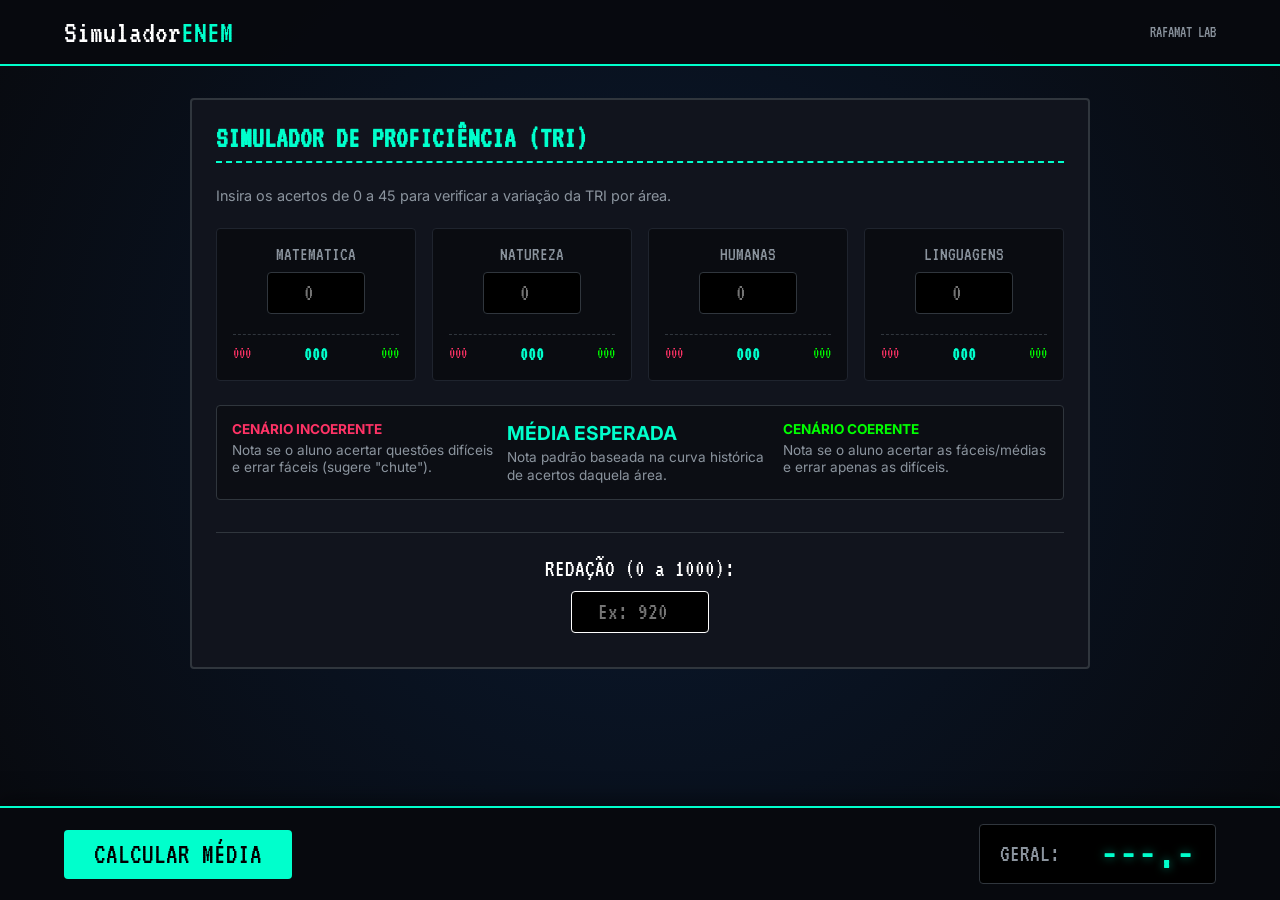
<file: simulador-enem.html>
<!DOCTYPE html>
<html lang="pt-br">
<head>
    <meta charset="UTF-8">
    <meta name="viewport" content="width=device-width, initial-scale=1.0">
    <title>Estimativa ENEM TRI | RafaMat</title>
    <link href="https://fonts.googleapis.com/css2?family=Inter:wght@400;700&family=VT323&display=swap" rel="stylesheet">
    <style>
        :root {
            --bg-color: #080a0f; 
            --accent-color: #00ffcc; 
            --danger-color: #ff3366; 
            --text-main: #e6edf3;
            --card-bg: #11141d;
            --header-bg: rgba(8, 10, 15, 0.98);
        }

        body { 
            background-color: var(--bg-color); 
            color: var(--text-main); 
            font-family: 'Inter', sans-serif; 
            margin: 0;
            padding-bottom: 120px; /* Espaço para o painel fixo não cobrir o conteúdo */
            background-image: radial-gradient(circle, #0a192f 0%, #080a0f 100%);
        }

        .pixel-font { font-family: 'VT323', monospace; }

        header { 
            position: sticky;
            top: 0;
            padding: 1rem 5%; 
            background: var(--header-bg); 
            border-bottom: 2px solid var(--accent-color);
            display: flex;
            justify-content: space-between;
            align-items: center;
            z-index: 50;
        }

        .logo { font-size: 2rem; color: #fff; }
        .logo span { color: var(--accent-color); }

        .container { max-width: 900px; margin: 2rem auto; padding: 0 1rem; }

        .arcade-box { 
            background: var(--card-bg); 
            padding: 1.5rem; 
            border: 2px solid #30363d; 
            border-radius: 4px;
            margin-bottom: 2rem;
        }

        .bloco-titulo {
            border-bottom: 2px dashed var(--accent-color);
            padding-bottom: 0.5rem;
            margin-top: 0;
            color: var(--accent-color);
            font-size: 1.8rem;
        }

        .grid-materias {
            display: grid;
            grid-template-columns: repeat(auto-fit, minmax(200px, 1fr));
            gap: 1rem;
            margin-bottom: 1.5rem;
        }

        .materia-card {
            background: rgba(0, 0, 0, 0.4);
            border: 1px solid #1f242e;
            padding: 1rem;
            border-radius: 4px;
            text-align: center;
        }

        .materia-nome { color: #8b949e; font-size: 1.2rem; display: block; margin-bottom: 0.5rem; }

        input.input-acertos { 
            background: #000;
            border: 1px solid #30363d;
            color: #fff;
            padding: 8px;
            font-size: 1.5rem;
            text-align: center;
            border-radius: 4px;
            width: 80px;
            outline: none;
            margin-bottom: 10px;
        }

        input.input-acertos:focus { border-color: var(--accent-color); }

        .tri-results {
            display: flex;
            justify-content: space-between;
            font-size: 1rem;
            margin-top: 10px;
            border-top: 1px dashed #30363d;
            padding-top: 10px;
        }

        .tri-min { color: var(--danger-color); }
        .tri-med { color: var(--accent-color); font-weight: bold; font-size: 1.2rem;}
        .tri-max { color: #00ff00; }

        .legenda-tri {
            display: grid;
            grid-template-columns: 1fr 1fr 1fr;
            gap: 10px;
            background: rgba(0,0,0,0.3);
            padding: 15px;
            border-radius: 4px;
            border: 1px solid #30363d;
            margin-top: 1rem;
        }

        .legenda-item { font-size: 0.85rem; line-height: 1.3; }
        .legenda-item strong { display: block; margin-bottom: 3px; text-transform: uppercase; }

        /* PAINEL FIXO NO RODAPÉ */
        .painel-final {
            position: fixed;
            bottom: 0;
            left: 0;
            width: 100%;
            background: var(--header-bg);
            border-top: 2px solid var(--accent-color);
            padding: 1rem 5%;
            display: flex;
            justify-content: space-between;
            align-items: center;
            z-index: 100;
            box-shadow: 0 -5px 20px rgba(0, 0, 0, 0.5);
            box-sizing: border-box;
        }

        .btn-calcular {
            background-color: var(--accent-color);
            color: #000;
            font-size: 1.8rem;
            padding: 10px 30px;
            border: none;
            border-radius: 4px;
            cursor: pointer;
            transition: transform 0.1s, background-color 0.2s;
        }

        .btn-calcular:hover {
            background-color: #00e6b8;
            transform: scale(1.02);
        }

        .btn-calcular:active {
            transform: scale(0.98);
        }

        .resultado-box {
            display: flex;
            align-items: center;
            background: #000;
            padding: 5px 20px;
            border-radius: 4px;
            border: 1px solid #30363d;
        }

        .nota-final {
            font-size: 3rem;
            color: var(--accent-color);
            text-shadow: 0 0 10px rgba(0, 255, 204, 0.5);
            margin: 0;
            min-width: 120px;
            text-align: right;
        }

    </style>
</head>
<body>

    <header>
        <div class="logo pixel-font">Simulador<span style="color: var(--accent-color);">ENEM</span></div>
        <div class="pixel-font" style="color: #8b949e;">RAFA<span>MAT</span> LAB</div>
    </header>

    <main class="container">
        <div class="arcade-box">
            <h2 class="pixel-font bloco-titulo">SIMULADOR DE PROFICIÊNCIA (TRI)</h2>
            <p style="color: #8b949e; font-size: 0.9rem; margin-bottom: 1.5rem;">Insira os acertos de 0 a 45 para verificar a variação da TRI por área.</p>
            
            <div class="grid-materias" id="gridInputs">
                </div>

            <div class="legenda-tri">
                <div class="legenda-item">
                    <strong class="tri-min">Cenário Incoerente</strong>
                    <span style="color: #8b949e;">Nota se o aluno acertar questões difíceis e errar fáceis (sugere "chute").</span>
                </div>
                <div class="legenda-item">
                    <strong class="tri-med">Média Esperada</strong>
                    <span style="color: #8b949e;">Nota padrão baseada na curva histórica de acertos daquela área.</span>
                </div>
                <div class="legenda-item">
                    <strong class="tri-max">Cenário Coerente</strong>
                    <span style="color: #8b949e;">Nota se o aluno acertar as fáceis/médias e errar apenas as difíceis.</span>
                </div>
            </div>
            
            <div style="margin-top: 2rem; text-align: center; border-top: 1px solid #30363d; padding-top: 1.5rem;">
                <span class="pixel-font" style="font-size: 1.5rem; color: #fff;">REDAÇÃO (0 a 1000):</span><br>
                <input type="number" id="notaRedacao" class="pixel-font input-acertos" style="width: 120px; border-color: #fff; margin-top: 10px;" placeholder="Ex: 920" min="0" max="1000" step="20">
            </div>
        </div>
    </main>

    <div class="painel-final">
        <button class="btn-calcular pixel-font" onclick="calcularMediaFinal()">CALCULAR MÉDIA</button>
        <div class="resultado-box">
            <span class="pixel-font" style="color: #8b949e; font-size: 1.5rem; margin-right: 15px;">GERAL:</span>
            <span id="mediaGeral" class="pixel-font nota-final">---.-</span>
        </div>
    </div>

    <script>
        const mockTRI = {
            "Matematica": { base: 350, incremento: 12.5, varMin: 60, varMax: 90 },
            "Natureza": { base: 320, incremento: 10.5, varMin: 45, varMax: 70 },
            "Humanas": { base: 340, incremento: 9.8, varMin: 40, varMax: 55 },
            "Linguagens": { base: 360, incremento: 8.5, varMin: 35, varMax: 45 }
        };

        const areas = ["Matematica", "Natureza", "Humanas", "Linguagens"];

        function montarGrid() {
            const grid = document.getElementById('gridInputs');
            let html = '';
            
            areas.forEach(area => {
                html += `
                    <div class="materia-card">
                        <span class="pixel-font materia-nome">${area.toUpperCase()}</span>
                        <input type="number" id="acerto-${area}" class="pixel-font input-acertos" placeholder="0" min="0" max="45" oninput="calcularArea('${area}')">
                        <div class="tri-results pixel-font">
                            <span class="tri-min" id="min-${area}">000</span>
                            <span class="tri-med" id="med-${area}">000</span>
                            <span class="tri-max" id="max-${area}">000</span>
                        </div>
                    </div>
                `;
            });
            grid.innerHTML = html;
        }

        // Calcula APENAS a área conforme o usuário digita (mantém a interatividade local)
        function calcularArea(area) {
            let acertos = parseInt(document.getElementById(`acerto-${area}`).value);
            let minDisplay = document.getElementById(`min-${area}`);
            let medDisplay = document.getElementById(`med-${area}`);
            let maxDisplay = document.getElementById(`max-${area}`);

            if (!isNaN(acertos) && acertos >= 0 && acertos <= 45) {
                let stats = mockTRI[area];
                let notaMedia = stats.base + (acertos * stats.incremento);
                if (acertos === 0) notaMedia = 0;
                if (acertos === 45 && area === "Matematica") notaMedia = 980;

                let notaMin = Math.max(0, notaMedia - stats.varMin);
                let notaMax = Math.min(1000, notaMedia + stats.varMax);

                minDisplay.innerText = notaMin.toFixed(0);
                medDisplay.innerText = notaMedia.toFixed(0);
                maxDisplay.innerText = notaMax.toFixed(0);
            } else {
                minDisplay.innerText = "000";
                medDisplay.innerText = "000";
                maxDisplay.innerText = "000";
            }
            
            // Reseta a média geral se o usuário alterar algum valor depois de já ter calculado
            document.getElementById('mediaGeral').innerText = "---.-";
        }

        // Calcula a Média Geral apenas quando o botão é clicado
        function calcularMediaFinal() {
            let somaMedias = 0;
            let areasPreenchidas = 0;

            // Coleta e valida as 4 áreas
            areas.forEach(area => {
                let acertos = parseInt(document.getElementById(`acerto-${area}`).value);
                if (!isNaN(acertos) && acertos >= 0 && acertos <= 45) {
                    areasPreenchidas++;
                    let stats = mockTRI[area];
                    let notaMedia = stats.base + (acertos * stats.incremento);
                    if (acertos === 0) notaMedia = 0;
                    if (acertos === 45 && area === "Matematica") notaMedia = 980;
                    somaMedias += notaMedia;
                }
            });

            // Coleta e valida a Redação
            let notaRedacao = parseFloat(document.getElementById('notaRedacao').value);
            if (!isNaN(notaRedacao) && notaRedacao >= 0 && notaRedacao <= 1000) {
                areasPreenchidas++;
                somaMedias += notaRedacao;
            }

            // Exige todas as 5 notas preenchidas
            if (areasPreenchidas === 5) {
                let mediaFinal = somaMedias / 5;
                document.getElementById('mediaGeral').innerText = mediaFinal.toFixed(1);
            } else {
                alert("ERRO DE VALIDAÇÃO: Preencha corretamente os acertos das 4 áreas e a nota da redação para calcular a Média Geral.");
                document.getElementById('mediaGeral').innerText = "---.-";
            }
        }

        window.onload = montarGrid;
    </script>
</body>
</html>
</file>
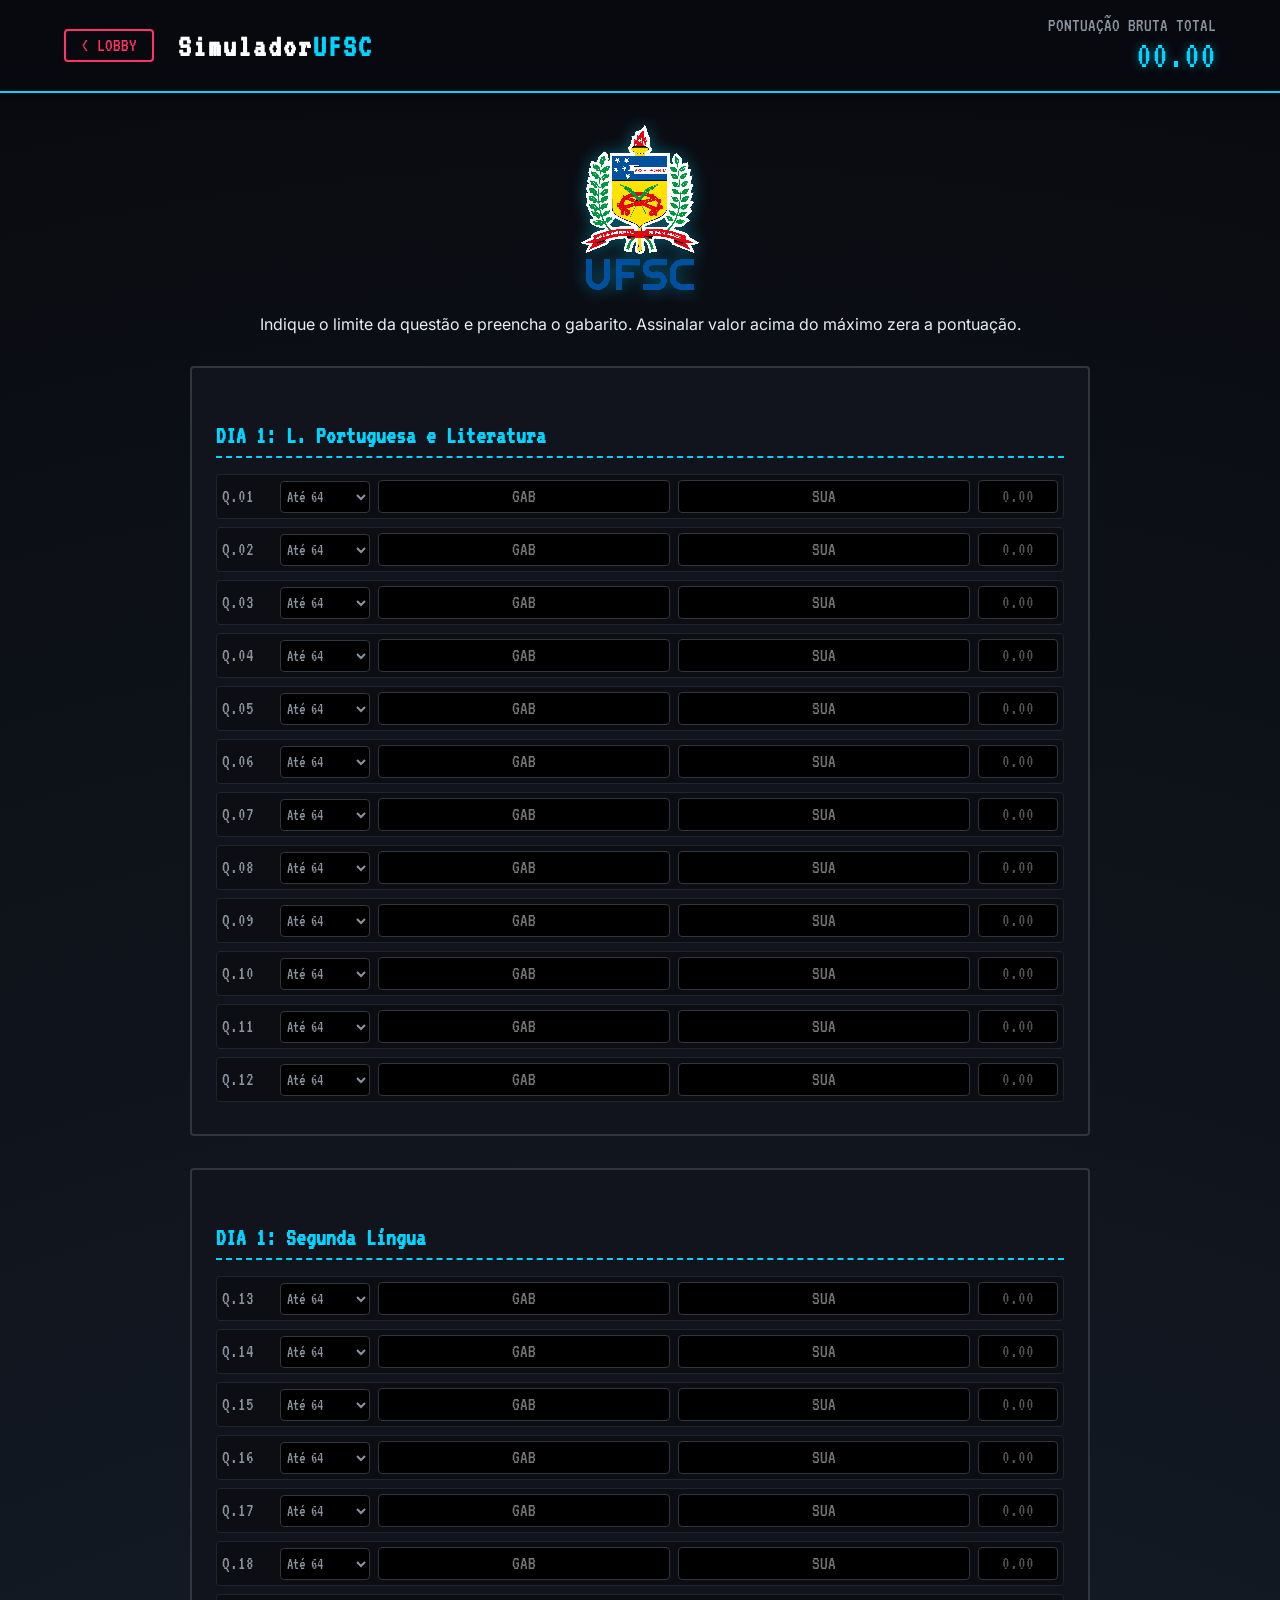
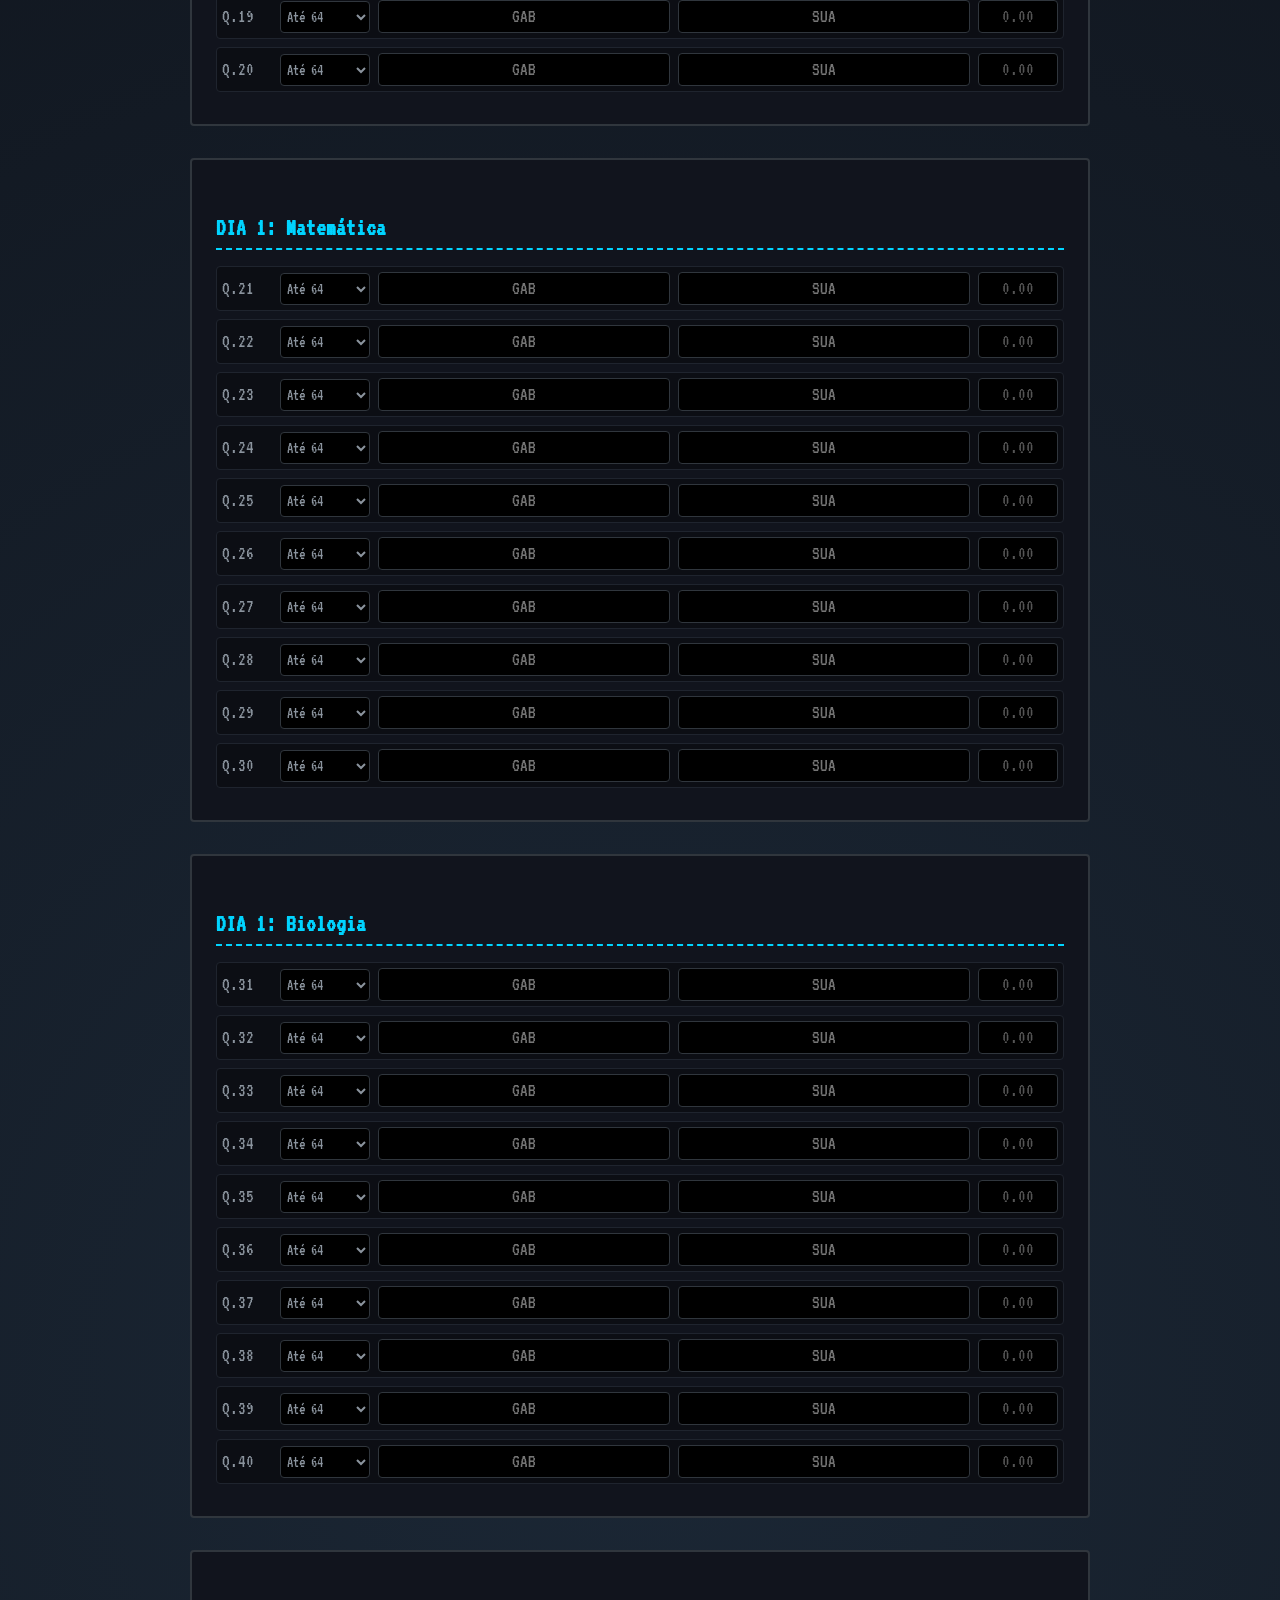
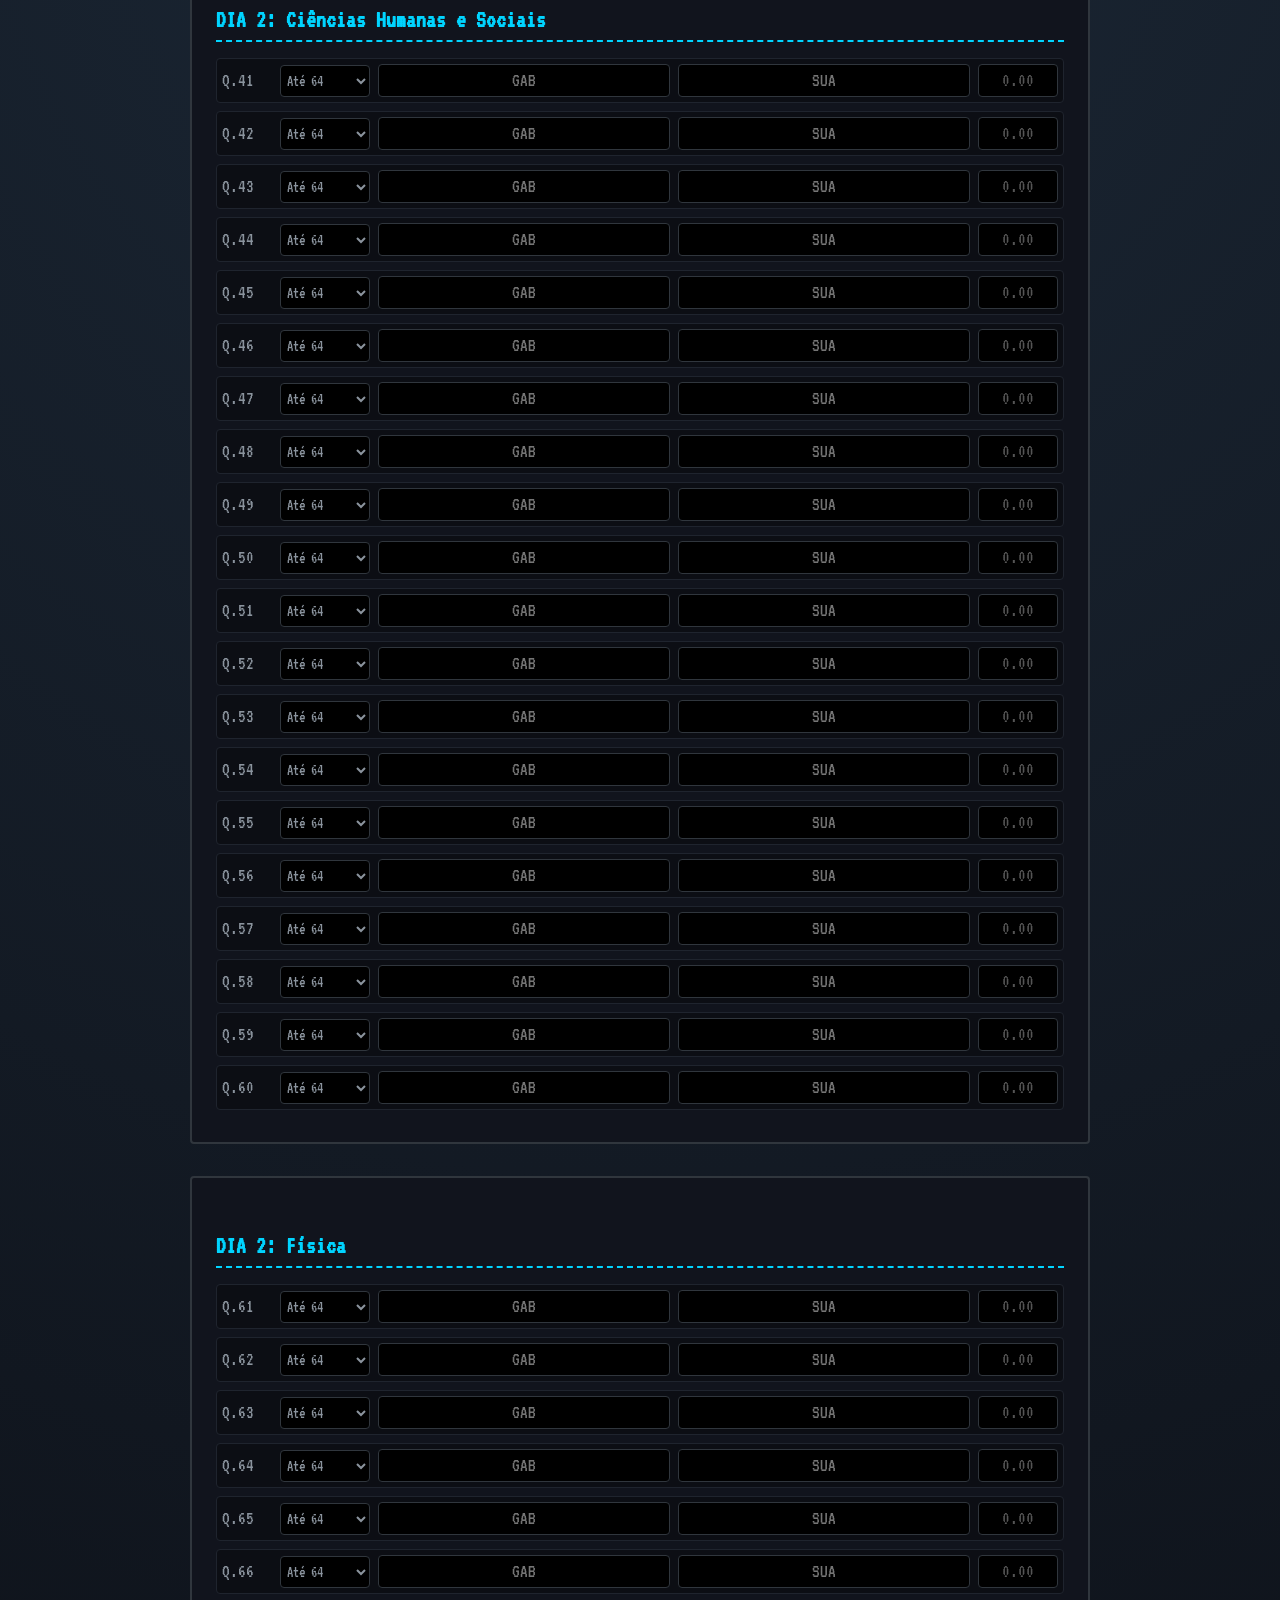
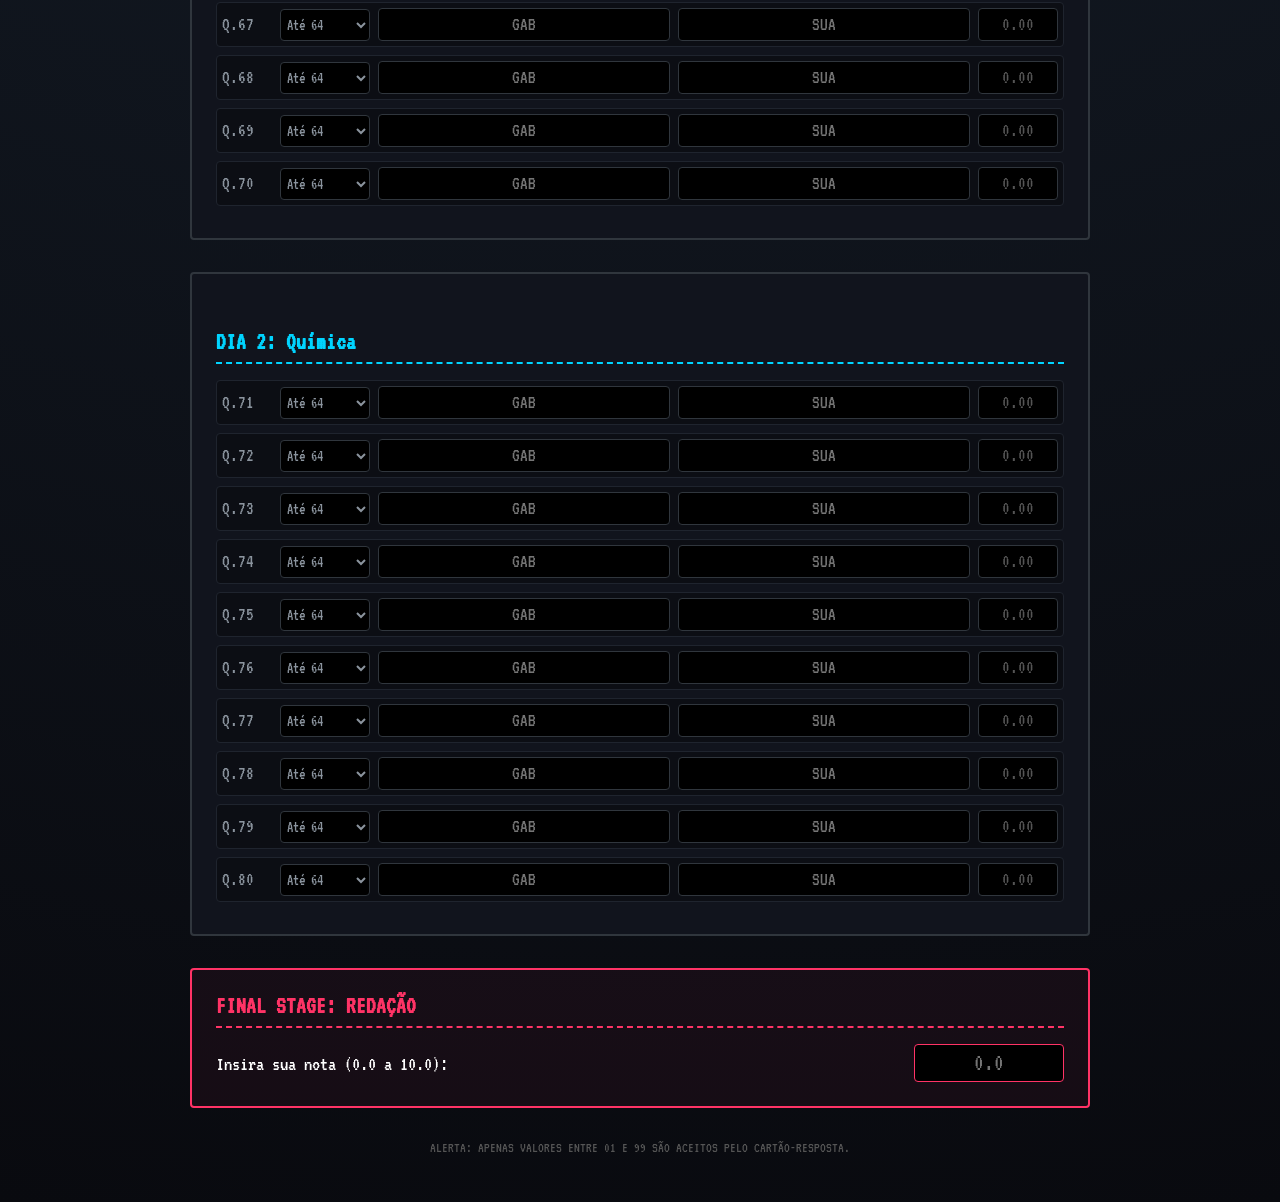
<file: simulador-ufsc.html>
<!DOCTYPE html>
<html lang="pt-br">
<head>

<!-- Google tag (gtag.js) -->
<script async src="https://www.googletagmanager.com/gtag/js?id=G-4L0XG1G4GK"></script>
<script>
  window.dataLayer = window.dataLayer || [];
  function gtag(){dataLayer.push(arguments);}
  gtag('js', new Date());

  gtag('config', 'G-4L0XG1G4GK');
</script>

    <meta charset="UTF-8">
    <meta name="viewport" content="width=device-width, initial-scale=1.0">
    <title>Simulador UFSC | RafaMat</title>
    <link href="https://fonts.googleapis.com/css2?family=Inter:wght@400;700&family=VT323&display=swap" rel="stylesheet">
    <style>
        :root {
            --bg-color: #080a0f; 
            --accent-color: #00d4ff; 
            --danger-color: #ff3366; 
            --text-main: #e6edf3;
            --card-bg: #11141d;
            --header-bg: rgba(8, 10, 15, 0.95);
        }

        body { 
            background-color: var(--bg-color); 
            color: var(--text-main); 
            font-family: 'Inter', sans-serif; 
            margin: 0;
            background-image: radial-gradient(circle, #1b2735 0%, #090a0f 100%);
        }

        .pixel-font { font-family: 'VT323', monospace; }

        header { 
            position: sticky;
            top: 0;
            z-index: 1000;
            padding: 1rem 5%; 
            background: var(--header-bg); 
            border-bottom: 2px solid var(--accent-color);
            display: flex;
            justify-content: space-between;
            align-items: center;
            backdrop-filter: blur(5px);
            box-shadow: 0 4px 15px rgba(0, 0, 0, 0.5);
        }

        .btn-voltar {
            color: var(--danger-color);
            text-decoration: none;
            border: 2px solid var(--danger-color);
            padding: 5px 15px;
            border-radius: 4px;
            font-size: 1.2rem;
            transition: 0.2s;
        }
        .btn-voltar:hover {
            background: var(--danger-color);
            color: #000;
            box-shadow: 0 0 10px rgba(255, 51, 102, 0.5);
        }

        .logo { font-weight: bold; font-size: 1.5rem; letter-spacing: 2px; }
        .logo span { color: var(--accent-color); }

        .high-score-panel { text-align: right; }
        .high-score-val { color: var(--accent-color); font-size: 2.5rem; margin: 0; text-shadow: 0 0 10px rgba(0, 212, 255, 0.5); }

        .container { max-width: 900px; margin: 0 auto; padding: 2rem; }

        .pixel-logo-ufsc {
            width: 120px;
            height: auto;
            display: block;
            margin: 0 auto 1.5rem auto;
            image-rendering: pixelated; 
            filter: drop-shadow(0 0 8px rgba(0, 212, 255, 0.4));
        }

        .arcade-box { 
            background: var(--card-bg); 
            padding: 1.5rem; 
            border: 2px solid #30363d; 
            border-radius: 4px;
            margin-bottom: 2rem;
        }

        .bloco-titulo {
            border-bottom: 2px dashed var(--accent-color);
            padding-bottom: 0.5rem;
            margin-top: 2rem;
            margin-bottom: 1rem;
            color: var(--accent-color);
        }

        .questão-row {
            display: grid;
            grid-template-columns: 50px 90px 1fr 1fr 80px;
            gap: 0.5rem;
            align-items: center;
            margin-bottom: 0.5rem;
            padding: 5px;
            background: rgba(0, 0, 0, 0.3);
            border: 1px solid #1f242e;
            border-radius: 4px;
        }

        .questão-row:hover { border-color: var(--accent-color); }

        label { color: var(--text-main); font-size: 1rem; }

        select.limite-select {
            background: #000;
            border: 1px solid #30363d;
            color: #8b949e;
            padding: 6px 2px;
            font-size: 1rem;
            border-radius: 4px;
            width: 100%;
            outline: none;
        }
        select.limite-select:focus { border-color: var(--accent-color); }

        input { 
            background: #000;
            border: 1px solid #30363d;
            color: var(--accent-color);
            padding: 6px;
            font-size: 1.2rem;
            text-align: center;
            border-radius: 4px;
            width: 100%;
            box-sizing: border-box;
        }

        input:focus { border-color: var(--accent-color); outline: none; }
        input:invalid { border-color: var(--danger-color); color: var(--danger-color); }

        .status-badge {
            background: #000;
            padding: 6px;
            border: 1px solid #30363d;
            text-align: center;
            color: #555;
            font-size: 1.2rem;
            border-radius: 4px;
        }

        input[type=number]::-webkit-inner-spin-button, input[type=number]::-webkit-outer-spin-button { -webkit-appearance: none; margin: 0; }

        .footer-note { text-align: center; color: #555; margin-top: 2rem; font-size: 0.9rem; }

    </style>
</head>
<body>

    <header>
        <div style="display: flex; align-items: center; gap: 1.5rem;">
            <a href="laboratorio.html" class="pixel-font btn-voltar">&lt; LOBBY</a>
            <div class="logo pixel-font" style="font-size: 2rem; color: #fff;">Simulador<span style="color: var(--accent-color);">UFSC</span></div>
        </div>
        <div class="high-score-panel">
            <p class="pixel-font" style="margin:0; color: #8b949e; font-size: 1.2rem;">PONTUAÇÃO BRUTA TOTAL</p>
            <p id="totalScore" class="pixel-font high-score-val">00.00</p>
        </div>
    </header>

    <main class="container">
        
        <img src="logo_ufsc_16bit.png" alt="Logo UFSC Pixelada" class="pixel-logo-ufsc">
        
        <p style="text-align:center; color: var(--text-secondary); margin-bottom: 2rem;">Indique o limite da questão e preencha o gabarito. Assinalar valor acima do máximo zera a pontuação.</p>

        <div id="grid-blocos">
            </div>

        <div class="arcade-box" style="border-color: var(--danger-color); background: rgba(255, 51, 102, 0.05);">
            <h2 class="pixel-font bloco-titulo" style="color: var(--danger-color); border-bottom-color: var(--danger-color); margin-top: 0;">FINAL STAGE: REDAÇÃO</h2>
            <div style="display: flex; align-items: center; justify-content: space-between; gap: 1rem;">
                <label class="pixel-font" style="font-size: 1.3rem; color: #fff;">Insira sua nota (0.0 a 10.0):</label>
                <input type="number" id="notaRedacao" class="pixel-font" placeholder="0.0" min="0" max="10" step="0.1" oninput="processarMissao()" style="width: 150px; font-size: 1.5rem; color: var(--danger-color); border-color: var(--danger-color);">
            </div>
        </div>

        <p class="pixel-font footer-note">ALERTA: APENAS VALORES ENTRE 01 E 99 SÃO ACEITOS PELO CARTÃO-RESPOSTA.</p>
    </main>

    <script>
        const estruturaUFSC = [
            { titulo: "DIA 1: L. Portuguesa e Literatura", inicio: 1, fim: 12 },
            { titulo: "DIA 1: Segunda Língua", inicio: 13, fim: 20 },
            { titulo: "DIA 1: Matemática", inicio: 21, fim: 30 },
            { titulo: "DIA 1: Biologia", inicio: 31, fim: 40 },
            { titulo: "DIA 2: Ciências Humanas e Sociais", inicio: 41, fim: 60 },
            { titulo: "DIA 2: Física", inicio: 61, fim: 70 },
            { titulo: "DIA 2: Química", inicio: 71, fim: 80 }
        ];

        const gridBlocos = document.getElementById('grid-blocos');

        estruturaUFSC.forEach(bloco => {
            let htmlBloco = `
                <div class="arcade-box">
                    <h2 class="pixel-font bloco-titulo">${bloco.titulo}</h2>
            `;

            for (let i = bloco.inicio; i <= bloco.fim; i++) {
                htmlBloco += `
                    <div class="questão-row">
                        <span class="pixel-font" style="color:#8b949e; font-size: 1.2rem;">Q.${i.toString().padStart(2, '0')}</span>
                        <select class="pixel-font limite-select" onchange="processarMissao()">
                            <option value="64">Até 64</option>
                            <option value="32">Até 32</option>
                            <option value="16">Até 16</option>
                            <option value="8">Até 08</option>
                        </select>
                        <input type="number" class="pixel-font gabarito" placeholder="GAB" min="1" max="99" oninput="processarMissao()">
                        <input type="number" class="pixel-font resposta" placeholder="SUA" min="1" max="99" oninput="processarMissao()">
                        <div class="status-badge pixel-font score-parcial">0.00</div>
                    </div>
                `;
            }

            htmlBloco += `</div>`;
            gridBlocos.innerHTML += htmlBloco;
        });

        function getBits(n) {
            const bits = [1, 2, 4, 8, 16, 32, 64];
            return bits.filter(b => (n & b) === b);
        }

        function processarMissao() {
            const rows = document.querySelectorAll('.questão-row');
            let somaTotal = 0;

            let notaRedacao = parseFloat(document.getElementById('notaRedacao').value);
            if (!isNaN(notaRedacao)) {
                if (notaRedacao > 10) notaRedacao = 10;
                if (notaRedacao < 0) notaRedacao = 0;
                somaTotal += notaRedacao;
            }

            rows.forEach(row => {
                const maxProp = parseInt(row.querySelector('.limite-select').value);
                const gabInput = row.querySelector('.gabarito');
                const respInput = row.querySelector('.resposta');
                const display = row.querySelector('.score-parcial');

                let g = parseInt(gabInput.value);
                let r = parseInt(respInput.value);

                if (isNaN(g) || isNaN(r)) {
                    display.innerText = "0.00";
                    display.style.color = "#555";
                    return;
                }

                if (g < 1 || g > 99 || r < 1 || r > 99) {
                    display.innerText = "ERR";
                    display.style.color = "var(--danger-color)";
                    return;
                }

                const propsG = getBits(g);
                const propsR = getBits(r);

                if (propsG.some(b => b > maxProp)) {
                    display.innerText = "ERR";
                    display.style.color = "var(--danger-color)";
                    return;
                }

                if (propsR.some(b => b > maxProp)) {
                    display.innerText = "0.00";
                    display.style.color = "var(--danger-color)";
                    return;
                }

                const NTPC = propsG.length; 
                const NPC = propsR.filter(b => propsG.includes(b)).length; 
                const NPI = propsR.filter(b => !propsG.includes(b)).length; 

                let parcial = 0;
                
                if (NPC > NPI) {
                    parcial = (NPC - NPI) / NTPC;
                }

                if (r === g) parcial = 1.00; 

                display.innerText = parcial.toFixed(2);
                display.style.color = "var(--accent-color)"; 
                somaTotal += parcial;
            });

            document.getElementById('totalScore').innerText = somaTotal.toFixed(2);
        }
    </script>
</body>
</html>
</file>
<file: style.css>
/* Configurações Globais */
:root {
    --bg-color: #0d1117; /* Fundo estilo GitHub/Dark Mode */
    --accent-color: #00d4ff; /* Azul neon sutil */
    --text-main: #e6edf3;
    --text-secondary: #8b949e;
    --card-bg: #161b22;
}

body {
    background-color: var(--bg-color);
    color: var(--text-main);
    font-family: 'Inter', sans-serif;
    margin: 0;
    line-height: 1.6;
}

/* Fontes e Tipografia */
.pixel-font {
    font-family: 'VT323', monospace;
    font-size: 3rem;
    color: var(--accent-color);
    text-shadow: 2px 2px #000;
}

/* Navegação */
header {
    padding: 1.5rem 5%;
    background: rgba(13, 17, 23, 0.95);
    border-bottom: 1px solid #30363d;
    position: sticky;
    top: 0;
}

nav {
    display: flex;
    justify-content: space-between;
    align-items: center;
}

.logo {
    font-weight: bold;
    font-size: 1.5rem;
    letter-spacing: 2px;
}

.logo span {
    color: var(--accent-color);
}

nav ul {
    list-style: none;
    display: flex;
    gap: 2rem;
}

nav a {
    color: var(--text-main);
    text-decoration: none;
    font-size: 0.9rem;
    transition: 0.3s;
}

nav a:hover {
    color: var(--accent-color);
}

/* Seção Hero */
.hero {
    text-align: center;
    padding: 5rem 10%;
}

.hero h1 {
    font-size: 3.5rem;
    margin-bottom: 1rem;
    background: linear-gradient(90deg, #fff, var(--accent-color));
    -webkit-background-clip: text;
    -webkit-text-fill-color: transparent;
}

.stats {
    display: flex;
    justify-content: center;
    gap: 4rem;
    margin-top: 3rem;
}

.stat-item p {
    color: var(--text-secondary);
    text-transform: uppercase;
    font-size: 0.8rem;
    letter-spacing: 1px;
}
</file>
